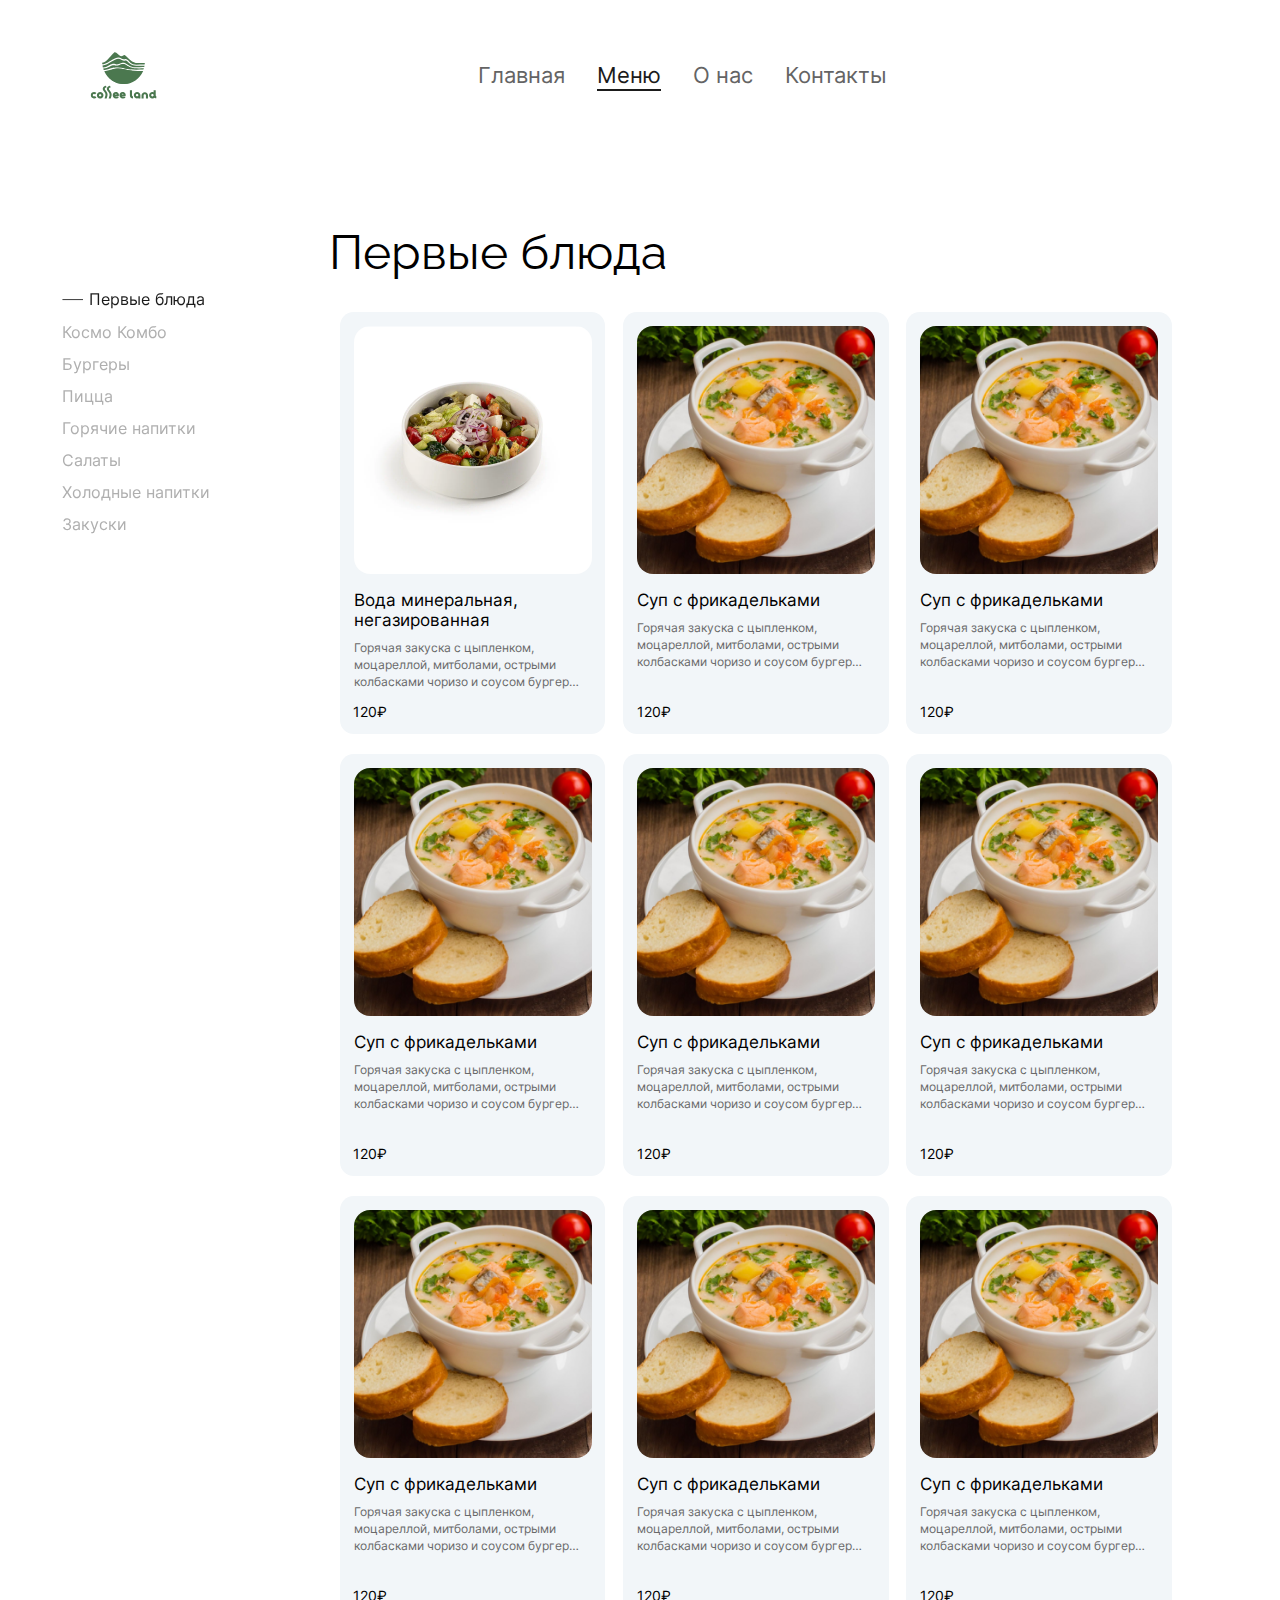
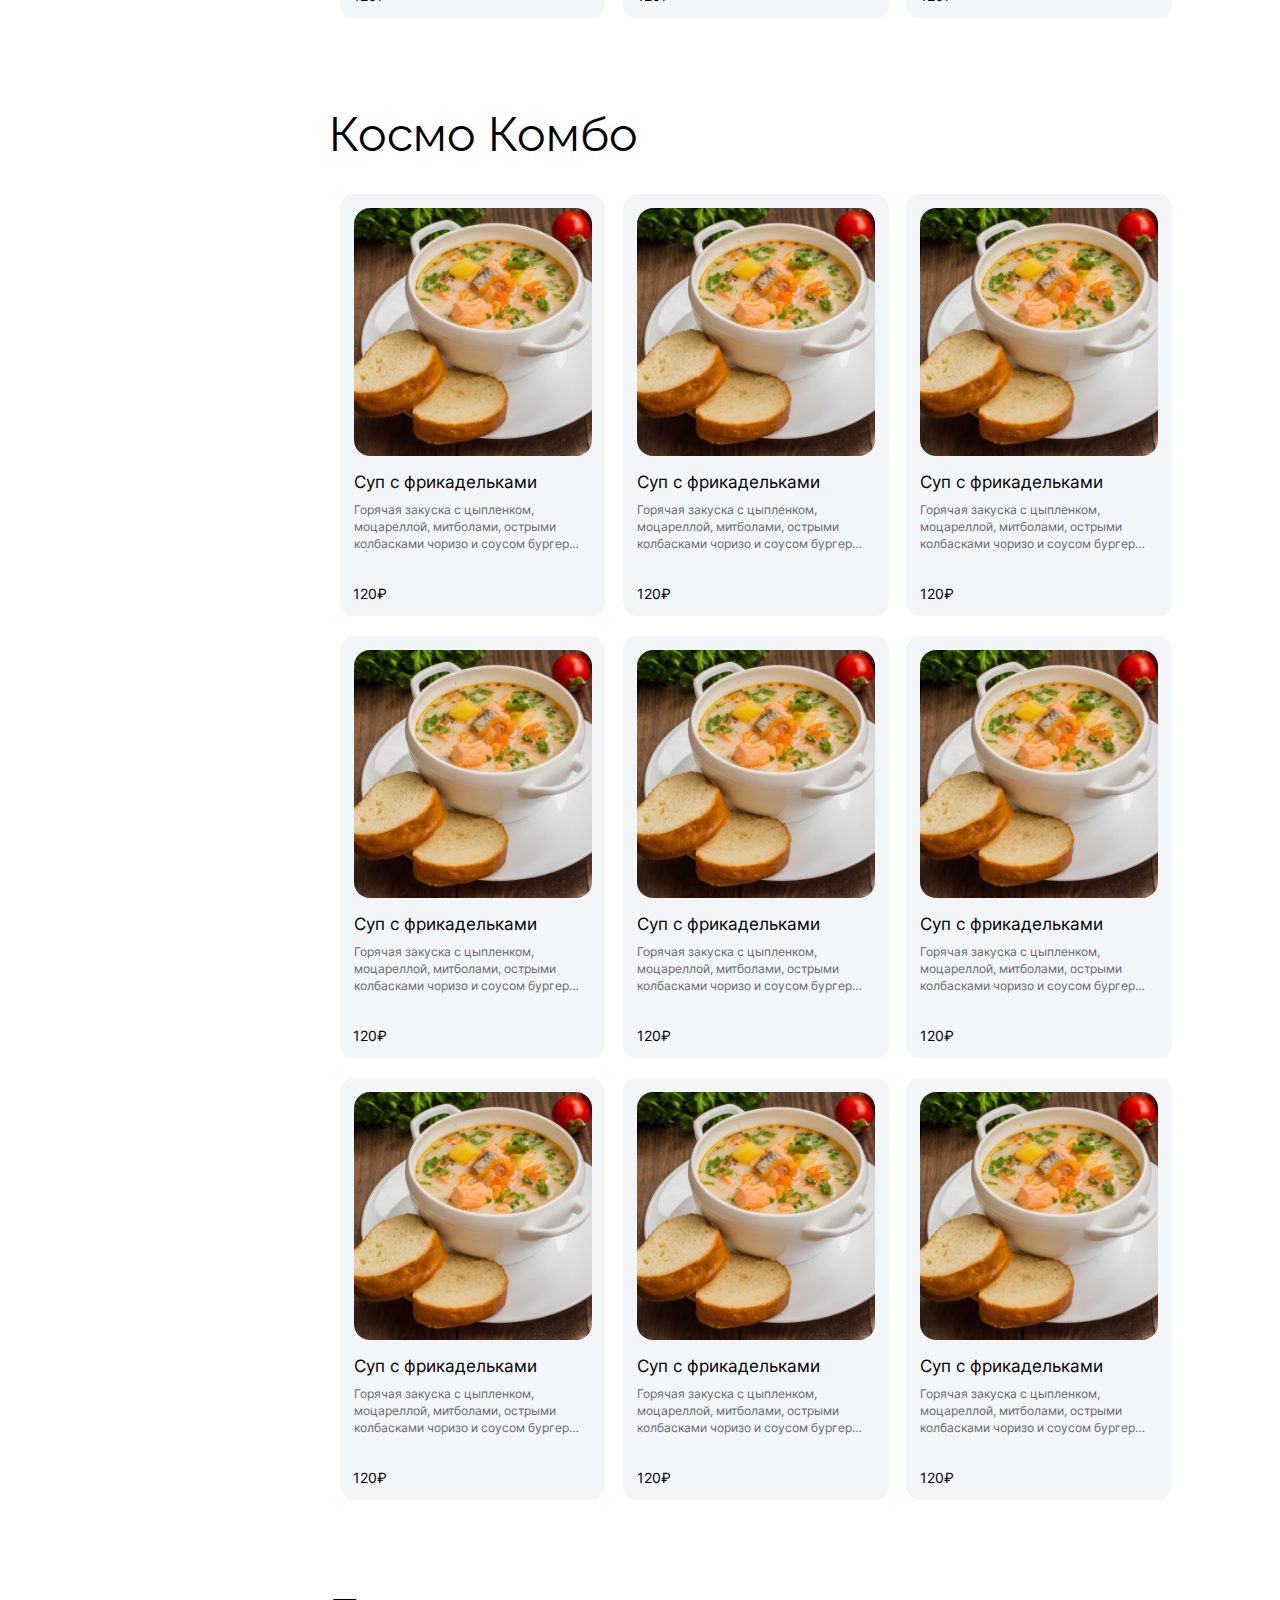
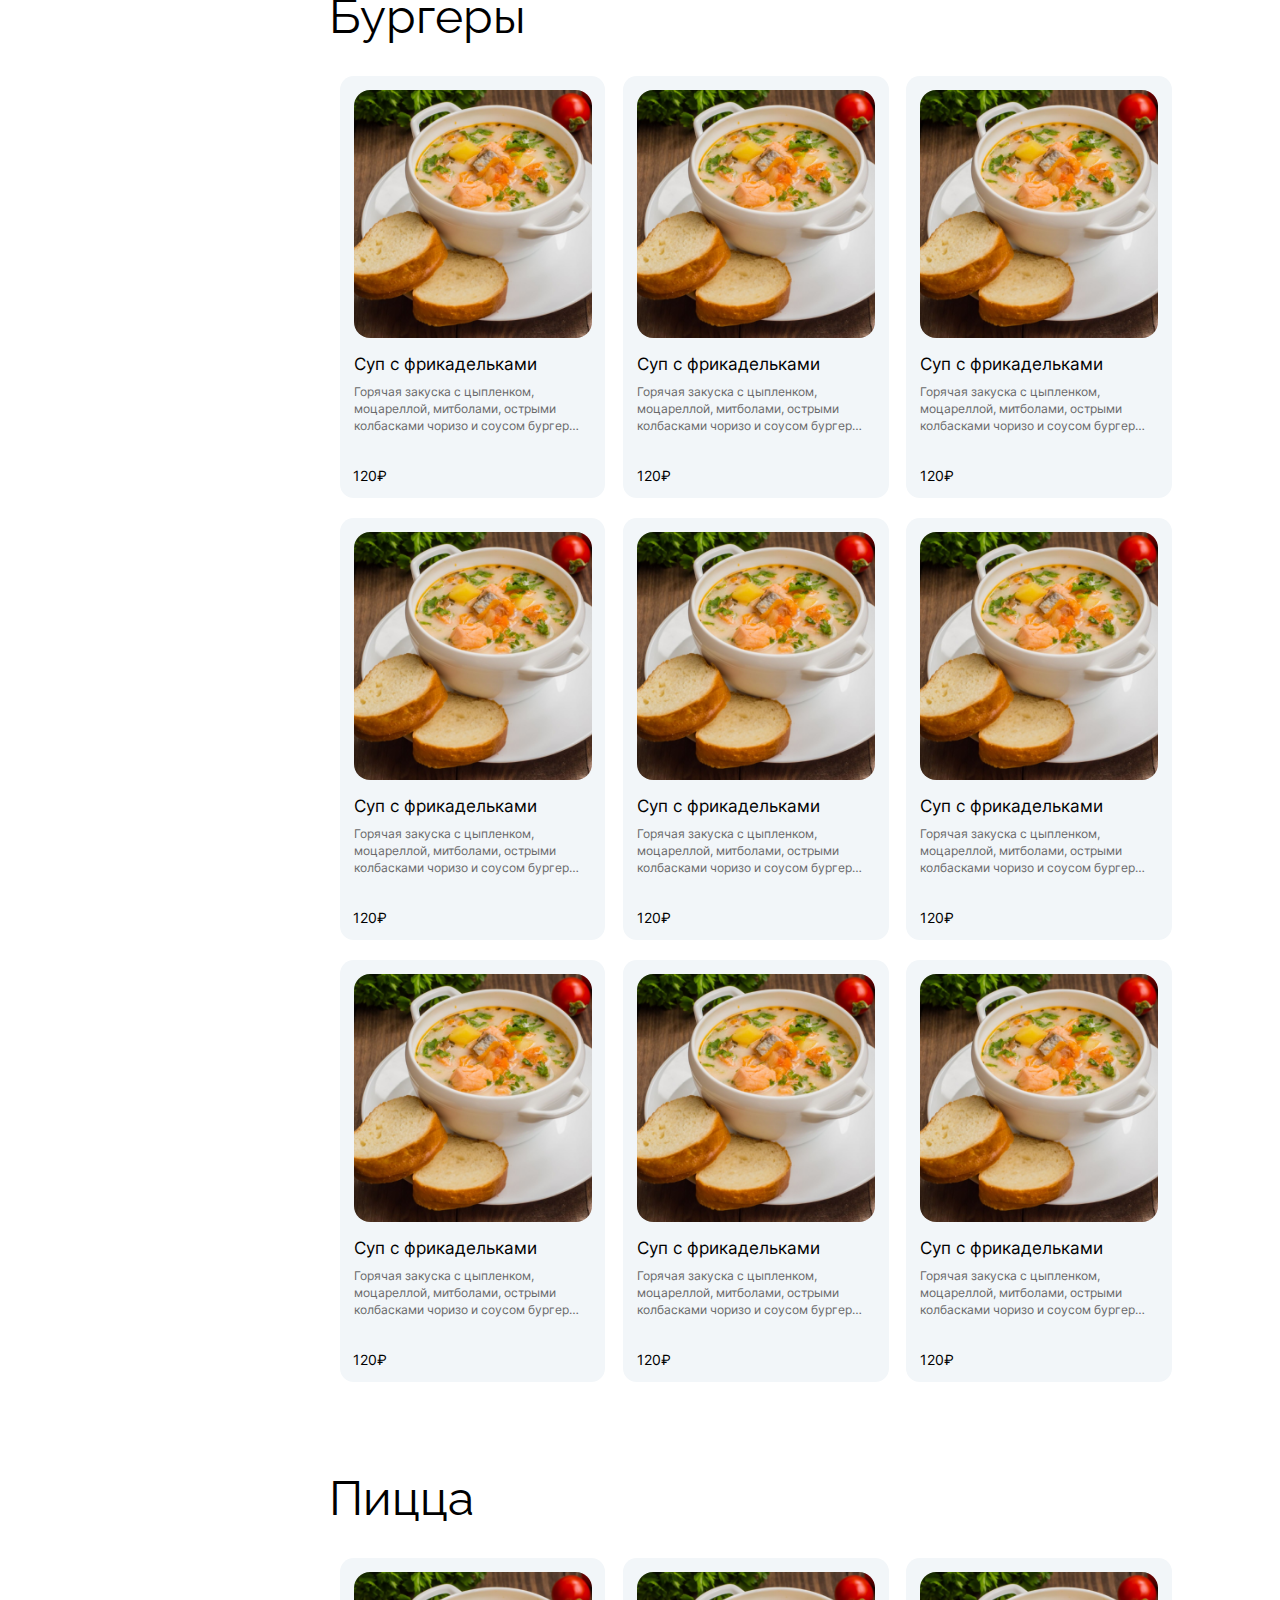
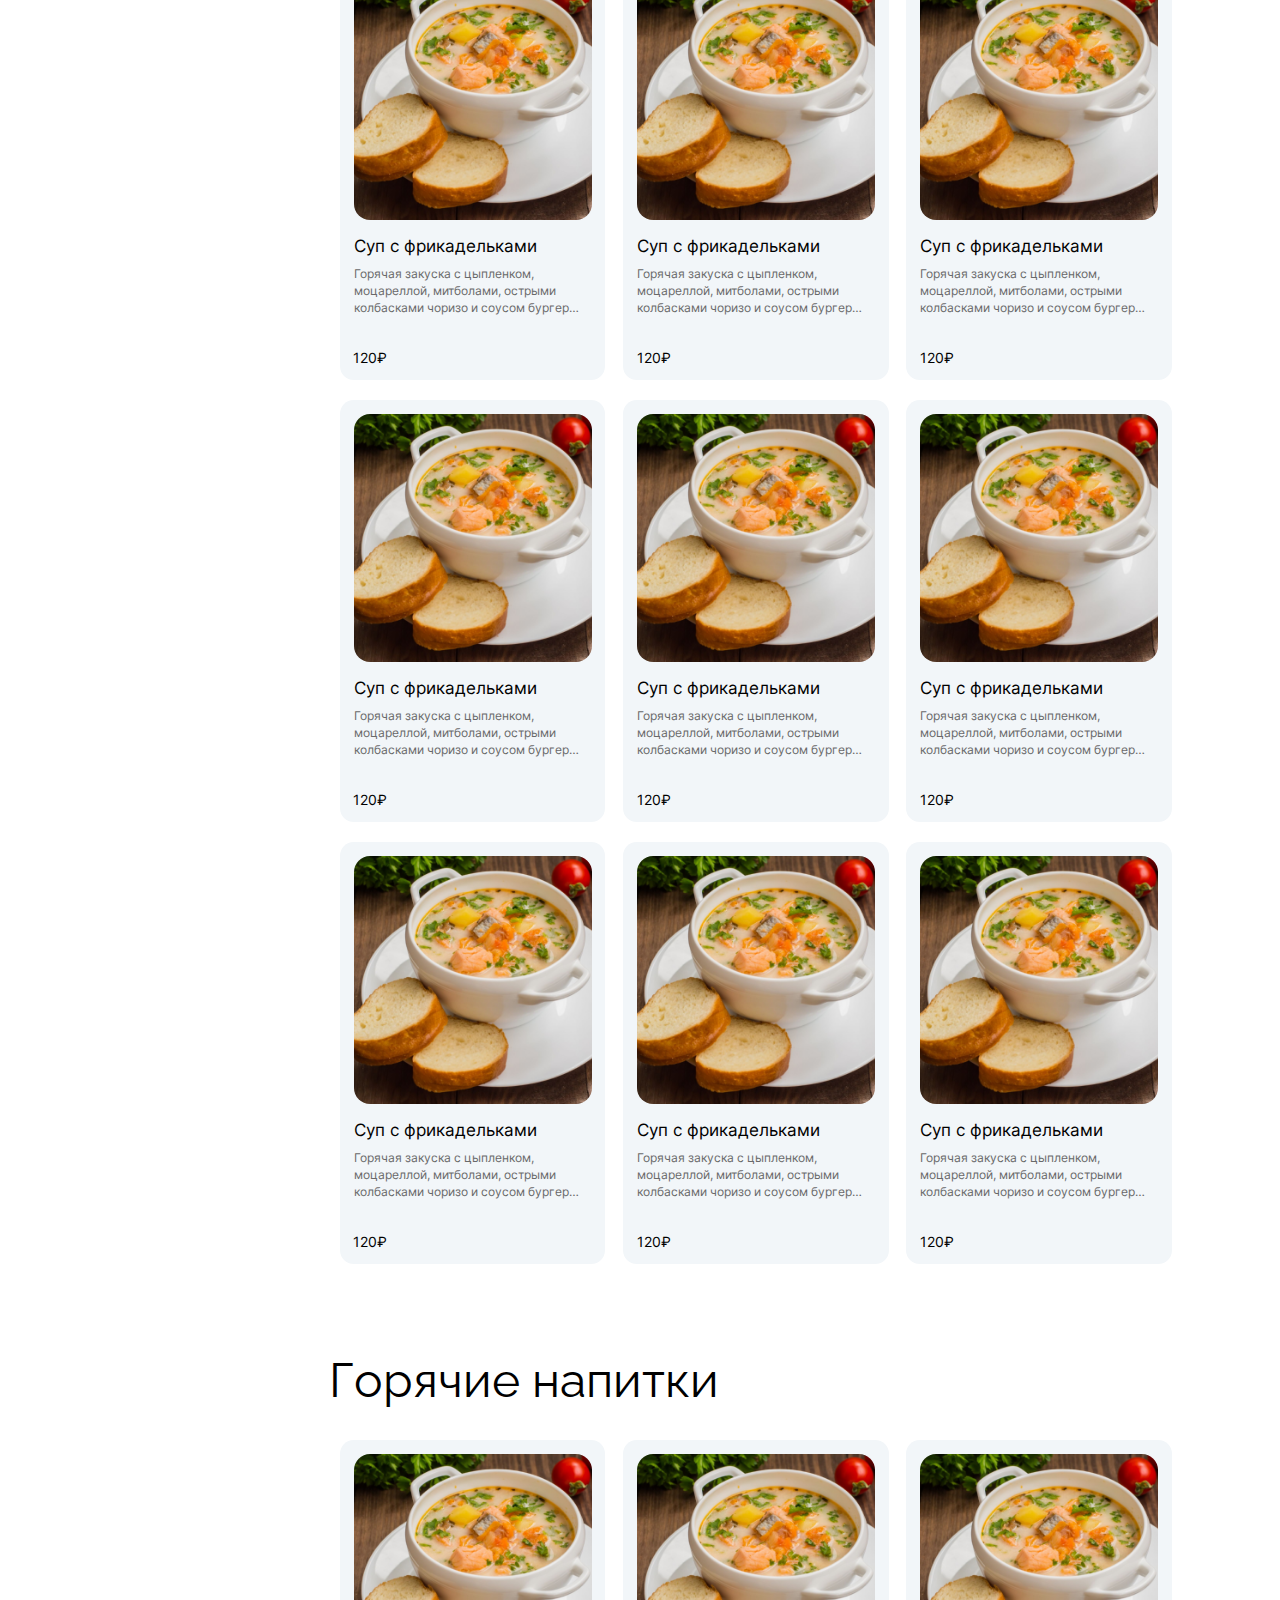
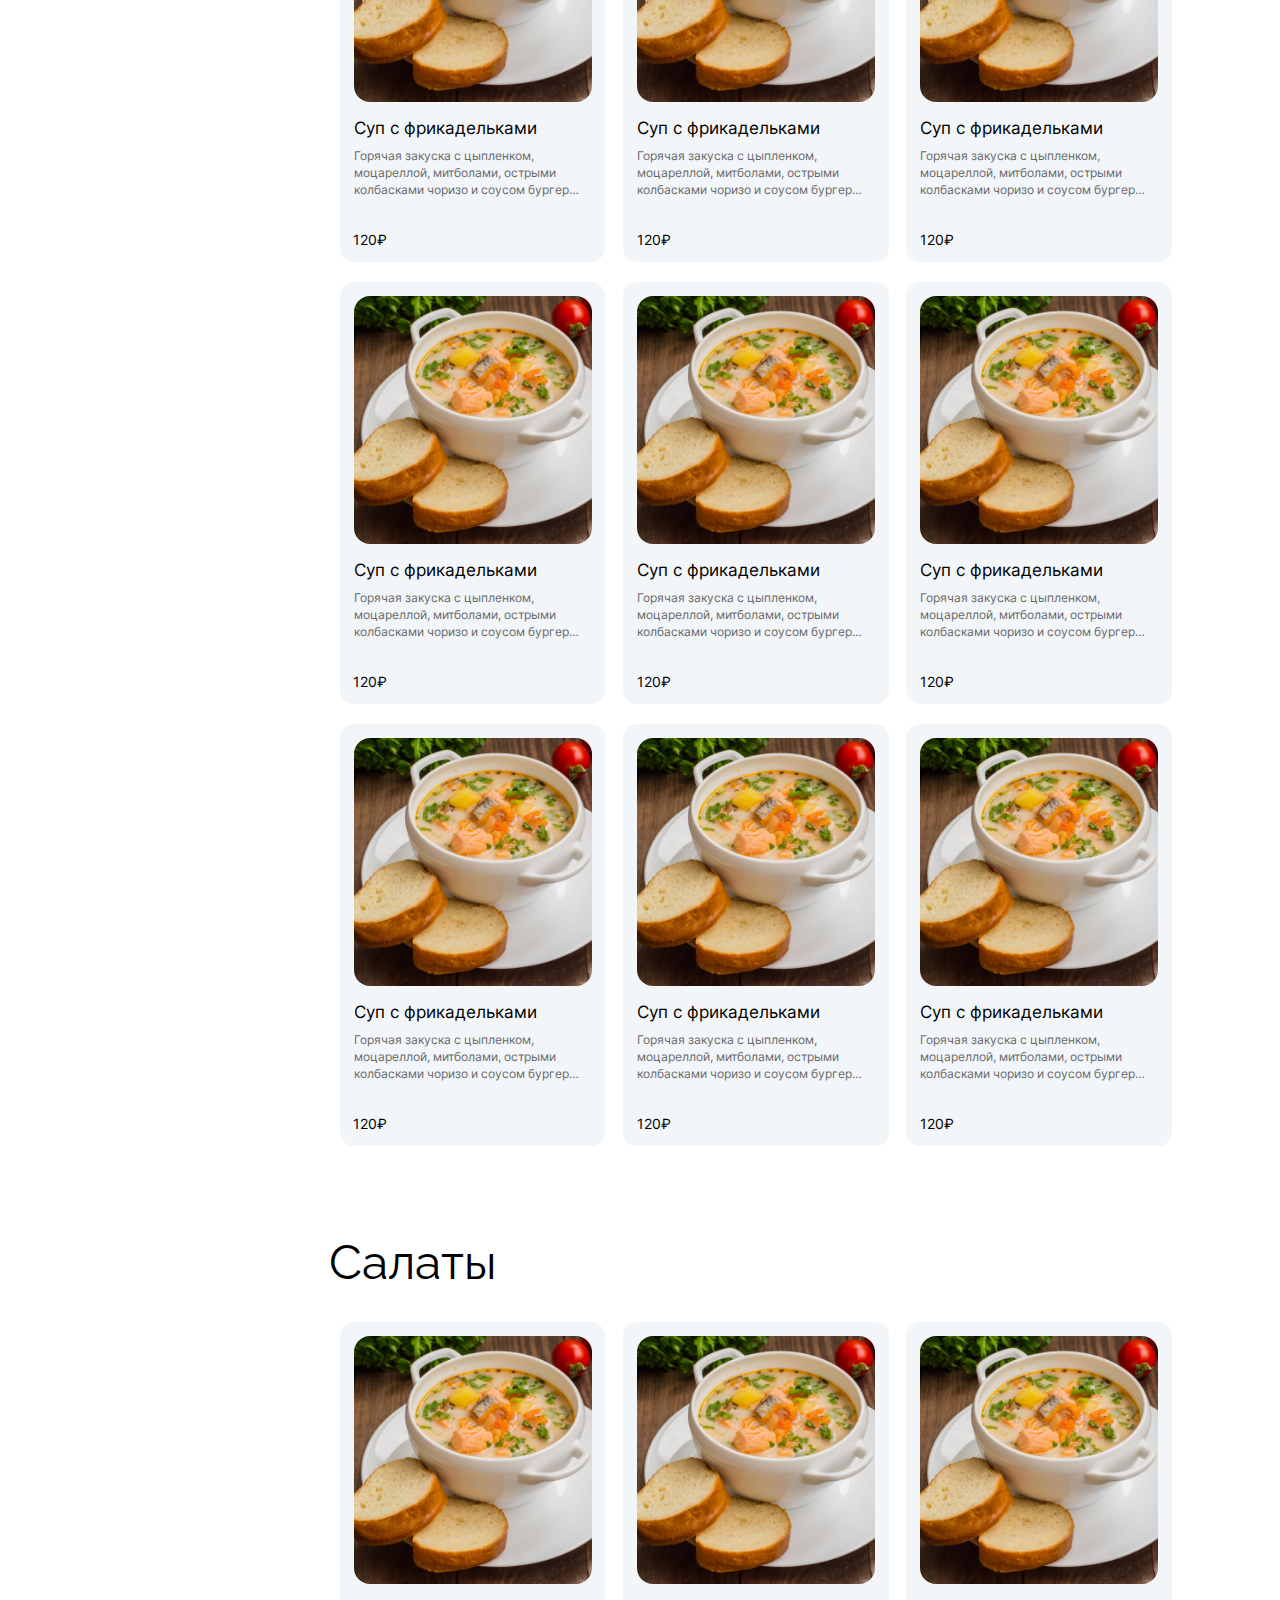
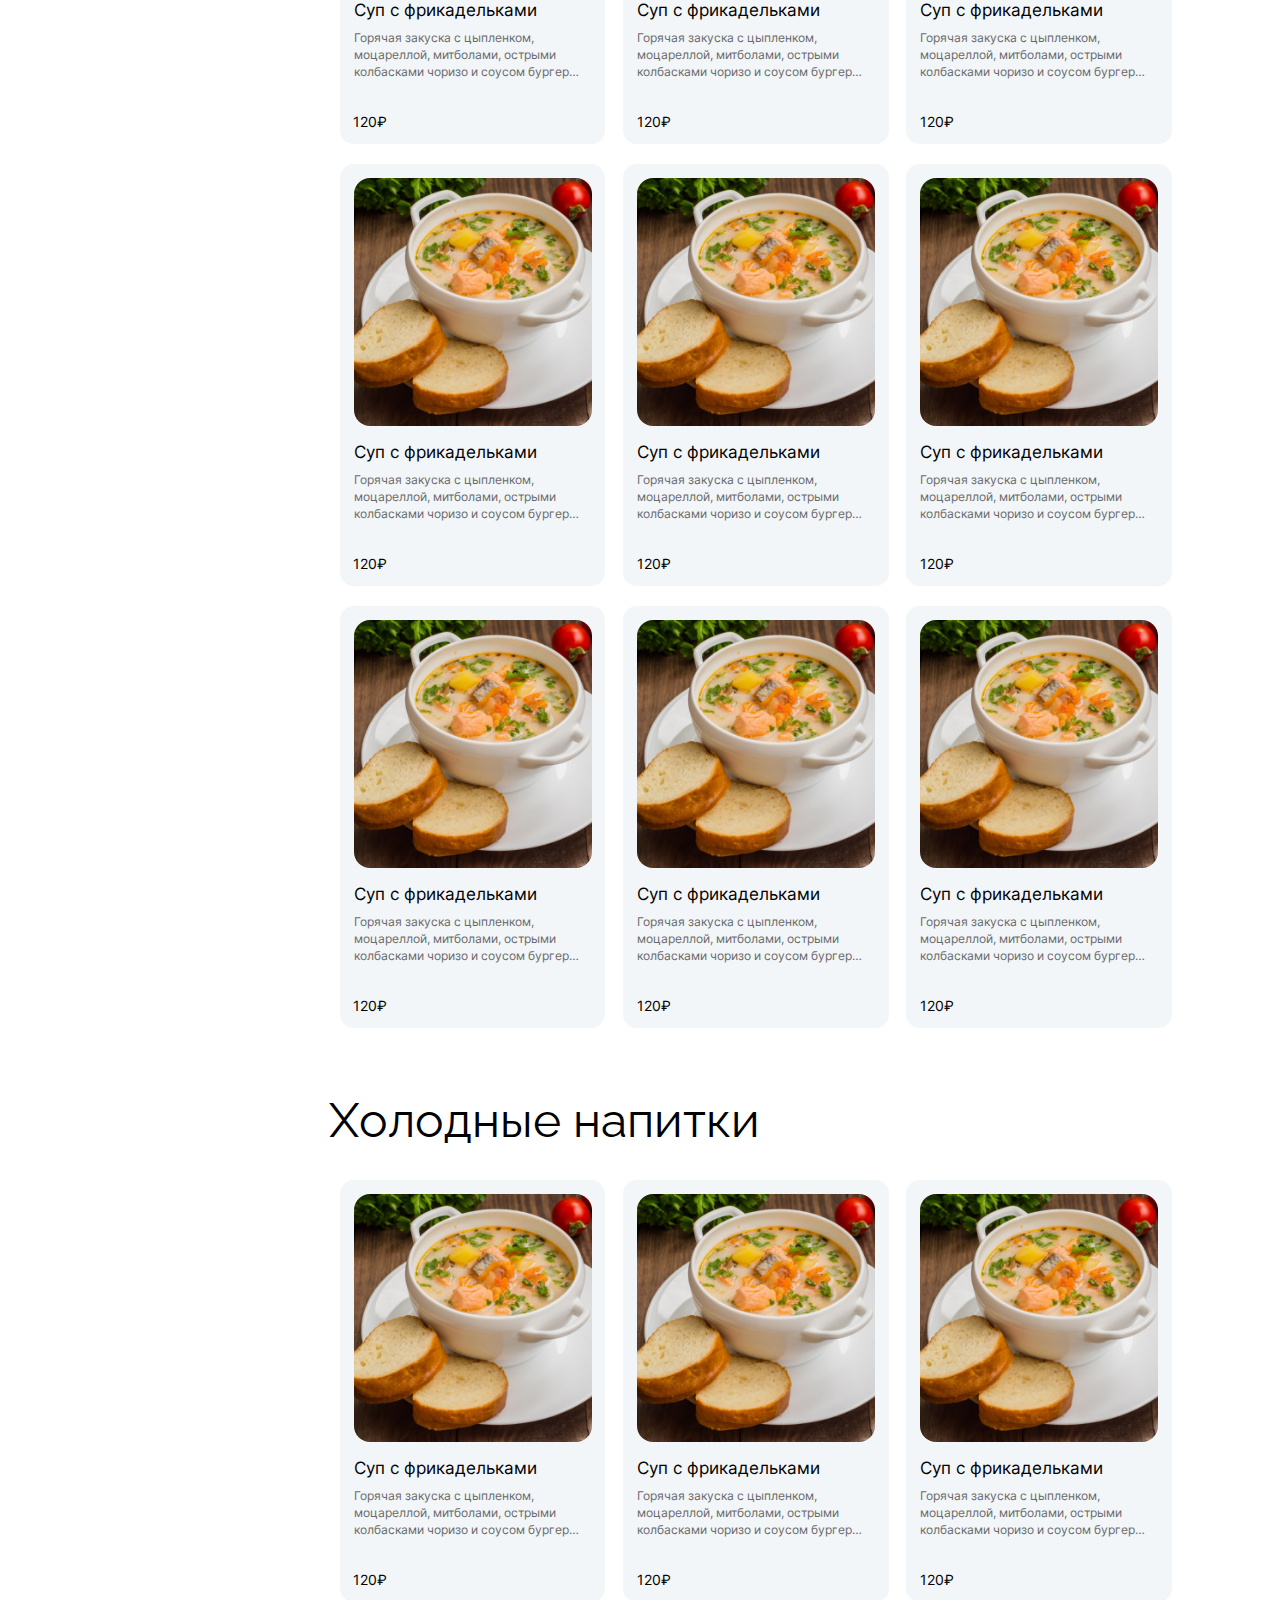
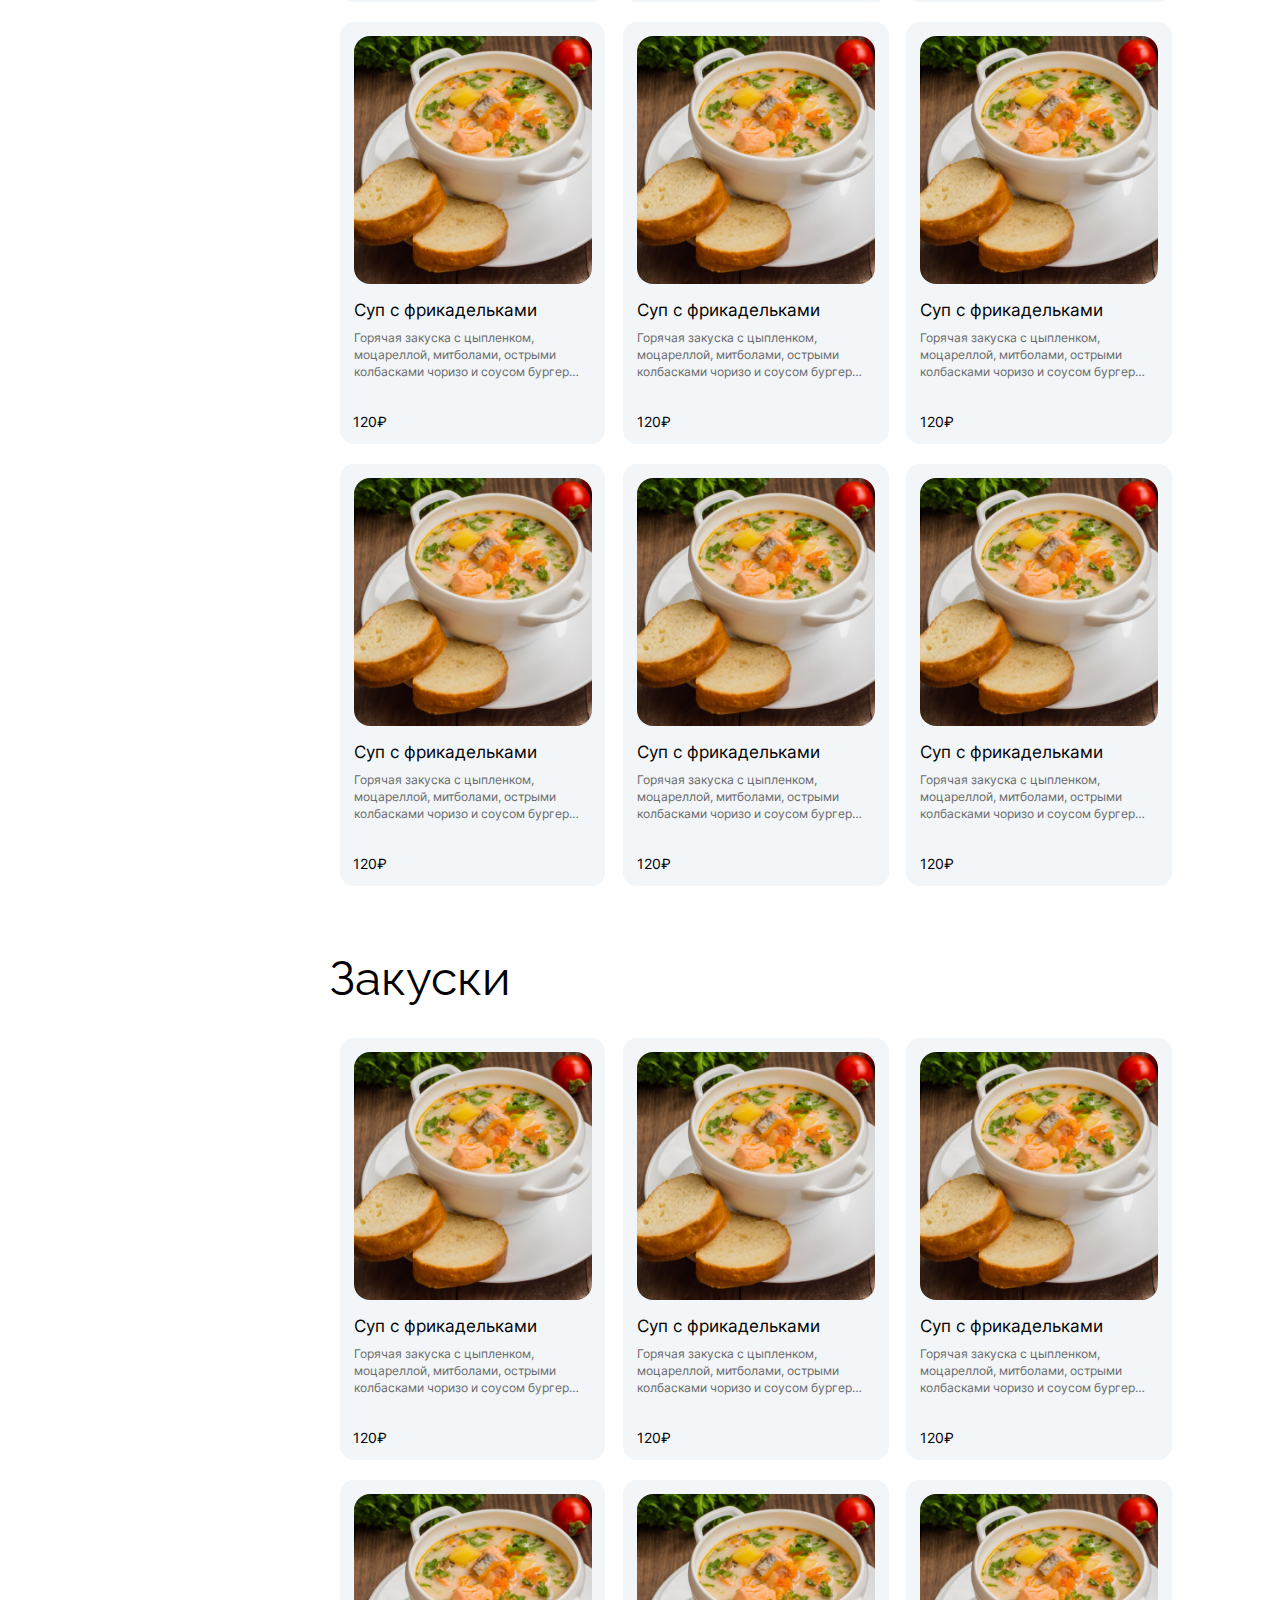
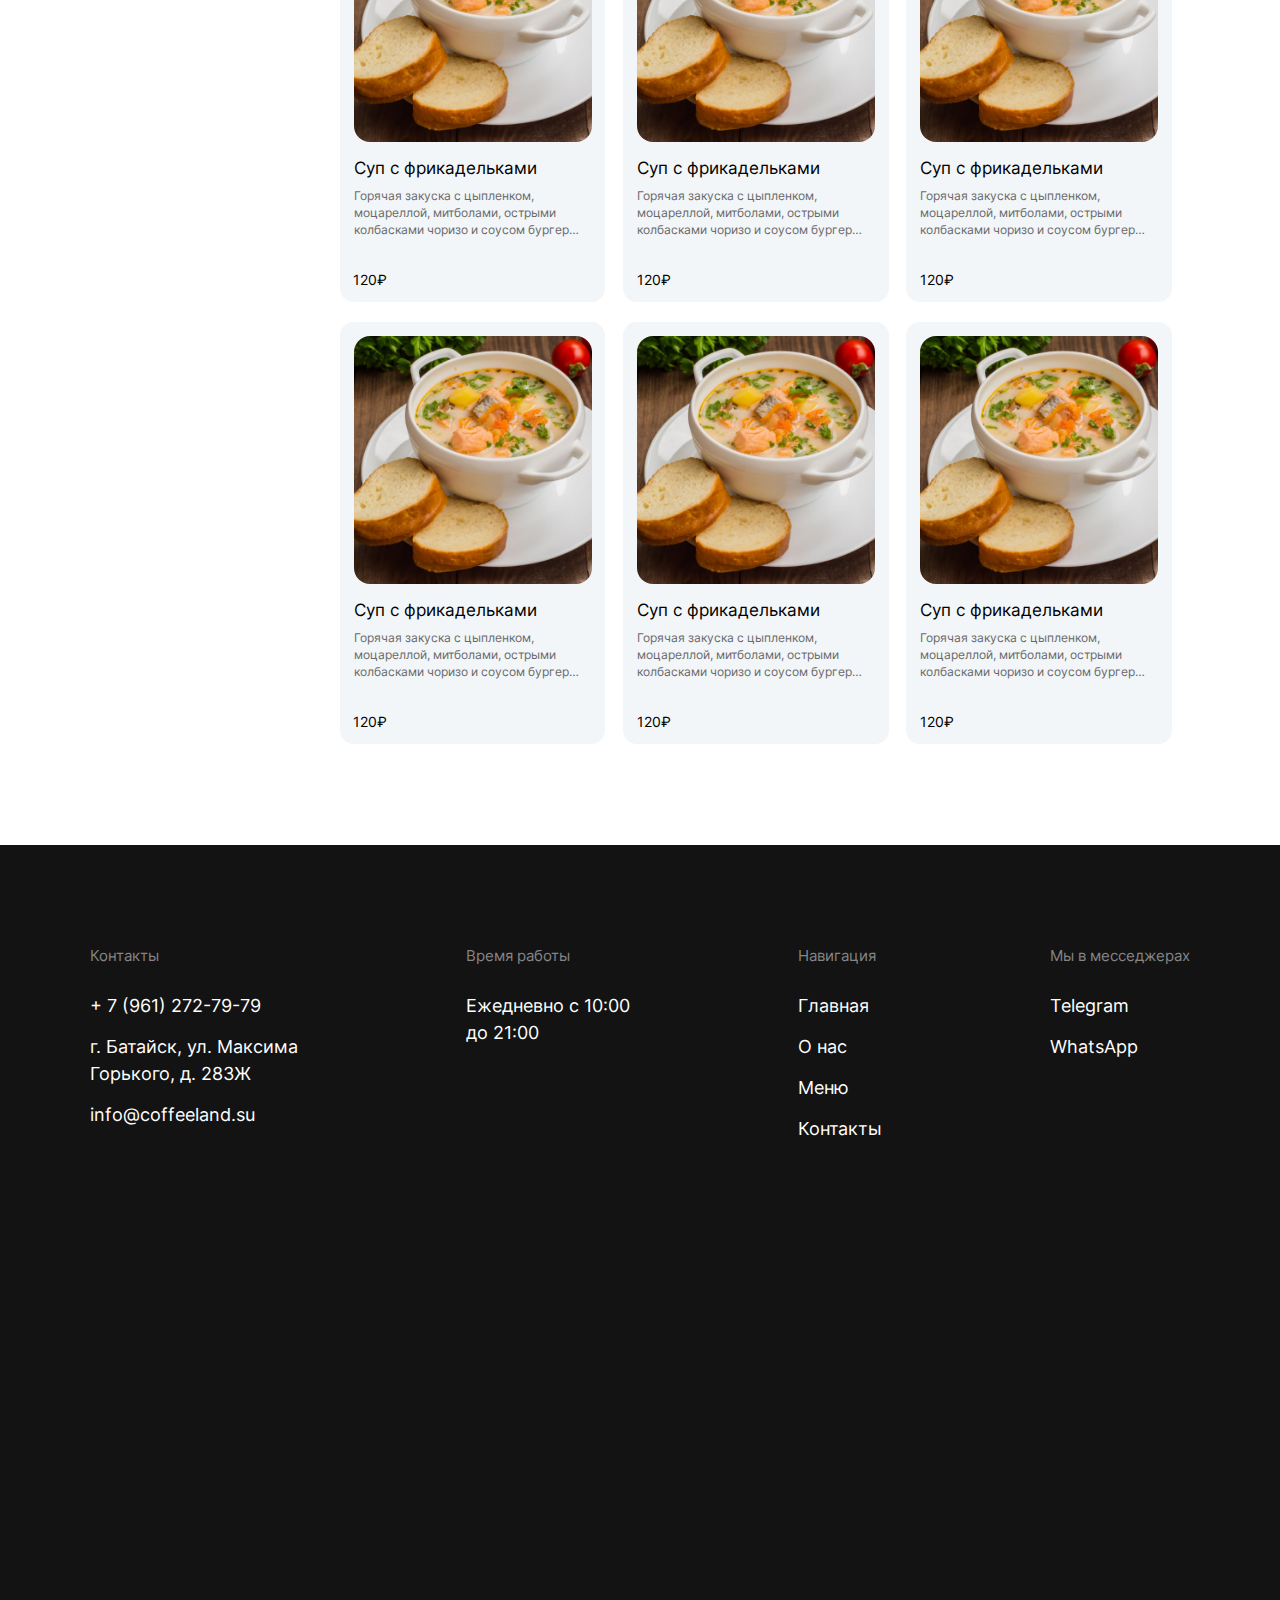
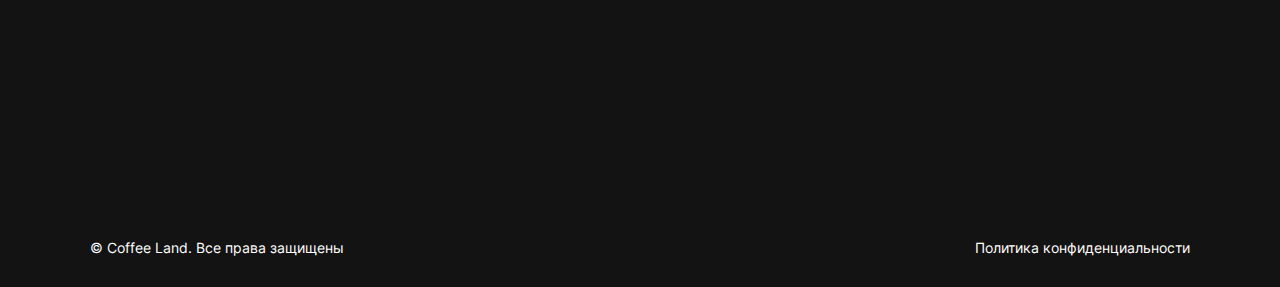
<file: catalog.html>
<!DOCTYPE html>
<html lang="ru">

<head>
    <meta charset="UTF-8">
    <meta name="viewport" content="width=device-width, initial-scale=1.0">

    <link rel="stylesheet" href="css\reset.css">
    <link rel="stylesheet" href="css\swiper-bundle.css">
    <link rel="stylesheet" href="css\style.css">
    <link rel="stylesheet" href="css\adaptive.css">


    <script defer src="js\swiper-bundle.js"></script>
    <script defer src="js\swiper.js"></script>
    <script defer src="js\tabs.js"></script>
    <script defer src="js\burger.js"></script>
    <!-- <script defer src="js\pop-up.js"></script> -->
    <script defer src="js\catalog.js"></script>
    <script defer src="js\catalog-popup.js"></script>
    <script defer src="js\scroll.js"></script>



    <title>CoffeLand</title>
</head>

<body>
    <div class="wrapper">
        <header class="header header__page">
            <div class="container">
                <div class="header__inner">
                    <div class="header__content-box">
                        <div class="header__logo" id="logo">
                            <!-- <a class="header__logo-link" href="##"> -->
                            <!-- </a> -->
                            <a href="index.html"><img class="header__logo-img" src="img\logo\logo.svg" alt=""></a>
                        </div>
                        <nav class="header__menu menu">
                            <div class="closeMenu" onclick="toggleMenu()">
                                <img src="img\icon-close.svg" alt="">
                            </div>
                            <ul class="menu__list">
                                <li class="menu__list-item "><a href="index.html" class="menu__list-link ">Главная</a>
                                </li>
                                <li class="menu__list-item active-line"><a href="catalog.html"
                                        class="menu__list-link   link-active">Меню</a></li>
                                <li class="menu__list-item"><a href="index.html#top__text" class="menu__list-link  ">О
                                        нас</a></li>
                                <li class="menu__list-item"><a href="index.html#list-title"
                                        class="menu__list-link">Контакты</a>
                                </li>
                                <div class="social__header">
                                    <p class="social__title-header">Мы в месседжерах</p>
                                    <div class="social__header-text-box">
                                        <a class="telegramm__header" href="">Telegram</a>
                                        <a class="ws__header" href="">WhatsApp</a>
                                    </div>
                                </div>
                            </ul>
                        </nav>
                        <div class="menuToggle" onclick="toggleMenu()">
                            <div class="bar"></div>
                            <div class="bar"></div>
                        </div>
                        <div class="overlay"></div>

                    </div>
                </div>
            </div>
        </header>

        <main class="main">
            <section class="first" id="first">
                <div class="container first-conat">

                    <div class="content__box">
                        <div class="first__menu-box" id="first__menu-box">
                            <div class="first__menu">
                                <a href="#first" class="menu-item active" data-id="0">Первые блюда</a>
                                <a href="#cosmo" class="menu-item" data-id="1">Космо Комбо</a>
                                <a href="#burgers" class="menu-item" data-id="2">Бургеры</a>
                                <a href="#pizza" class="menu-item" data-id="3">Пицца</a>
                                <a href="#hotdrinks" class="menu-item" data-id="4">Горячие напитки</a>
                                <a href="#salads" class="menu-item " data-id="5">Салаты</a>
                                <a href="#Colddrinks" class="menu-item " data-id="6">Холодные напитки</a>
                                <a href="#snacks" class="menu-item" data-id="7">Закуски</a>
                            </div>
                        </div>

                        <div id="popup-catalog1" class="popup popup-block">
                            <div class="bgcolor" id="bgcolor"></div>
                            <div class="popup-content popup__content-box ">
                                <button id="close-popup" class="close-button  close-popup"><img
                                        src="img\photo-cards\aaaaaaaaarrrrrr.svg" alt=""></button>
                                <div class="pop-up__card-box  product">
                                    <div class="product__card-img">
                                        <!-- <picture>
                                            <source srcset="img\photoCardProduct\imageBold.png"
                                                media="(min-width: 1024px)">
                                            <img src="img\photoCardProduct\image 65.png" alt="">
                                        </picture> -->

                                        <img class="product__card-img-img" src="img\photo-cards\image 65.png" alt="">
                                    </div>
                                    <div class="product__text-box">
                                        <div class="product__text">
                                            <h2 class="product__title">Маргарита</h2>
                                            <span class="product__size">35 см, традиционное тесто, 630 г</span>
                                            <p class="product__compound">Увеличенная порция моцареллы, томаты ,
                                                итальянские
                                                травы , фирменный томатный соус</p>
                                        </div>
                                        <div class="product__calories-box">
                                            <h2 class="calories__title">Пищевая ценность на 100 грамм</h2>
                                            <div class="calories__card-box">
                                                <div class="calories__card">
                                                    <span class="calories__num">117</span>
                                                    <span class="calories__name">Белки</span>
                                                </div>
                                                <div class="calories__card">
                                                    <span class="calories__num">117</span>
                                                    <span class="calories__name">Углеводы</span>
                                                </div>
                                                <div class="calories__card">
                                                    <span class="calories__num">117</span>
                                                    <span class="calories__name">Жиры</span>
                                                </div>
                                                <div class="calories__card">
                                                    <span class="calories__num">117</span>
                                                    <span class="calories__name">Ккал</span>
                                                </div>
                                            </div>
                                        </div>
                                        <div class="product__price">
                                            <span class="price__text">760 ₽</span>
                                        </div>
                                    </div>
                                </div>

                            </div>
                        </div>
                        <div id="popup-catalog2" class="popup popup-block">
                            <div class="bgcolor" id="bgcolor"></div>
                            <div class="popup-content popup__content-box ">
                                <button id="close-popup" class="close-button  close-popup"><img
                                        src="img\photo-cards\aaaaaaaaarrrrrr.svg" alt=""></button>
                                <div class="pop-up__card-box  product">

                                    <div class="product__card-img">
                                        <!-- <picture>
                                            <source srcset="img\photoCardProduct\imageBold.png"
                                                media="(min-width: 1024px)">
                                            <img src="img\photoCardProduct\image 65.png" alt="">
                                        </picture> -->

                                    </div>


                                    <div class="product__text-box">
                                        <div class="product__text">
                                            <h2 class="product__title">Маргарита</h2>
                                            <span class="product__size">35 см, традиционное тесто, 630 г</span>
                                            <p class="product__compound">Увеличенная порция моцареллы, томаты ,
                                                итальянские
                                                травы , фирменный томатный соус</p>
                                        </div>
                                        <div class="product__calories-box">
                                            <h2 class="calories__title">Пищевая ценность на 100 грамм</h2>
                                            <div class="calories__card-box">
                                                <div class="calories__card">
                                                    <span class="calories__num">117</span>
                                                    <span class="calories__name">Белки</span>
                                                </div>
                                                <div class="calories__card">
                                                    <span class="calories__num">117</span>
                                                    <span class="calories__name">Углеводы</span>
                                                </div>
                                                <div class="calories__card">
                                                    <span class="calories__num">117</span>
                                                    <span class="calories__name">Жиры</span>
                                                </div>
                                                <div class="calories__card">
                                                    <span class="calories__num">117</span>
                                                    <span class="calories__name">Ккал</span>
                                                </div>
                                            </div>
                                        </div>
                                        <div class="product__price">
                                            <span class="price__text">760 ₽</span>
                                        </div>
                                    </div>
                                </div>

                            </div>
                        </div>


                        <div class="first__product-box catalog__product" id="first">
                            <div class="first__title-box">
                                <h1 class="first__title">Меню</h1>
                            </div>
                            <div class="first__product-title   visible-scroll">
                                <h2 class="first__title-text">Первые блюда</h2>
                            </div>
                            <div class="swiper first__swiper">
                                <div class="swiper-wrapper first__wrapper-slide">
                                    <div class="swiper-slide first__card">
                                        <div class="cards__box first__card-box">
                                            <bottom class="card__btn open-popup " data-modal="popup-catalog1"
                                                id="open-popup">
                                            </bottom>
                                            <div class="cards__img-box first__img-box ">
                                                <img src="img\photo-cards\Rectangle 50.png" alt=""
                                                    class="cards__photo first__img">
                                            </div>
                                            <div class="cards__text">
                                                <h2 class="cards__title">Вода минеральная, негазированная</h2>
                                                <p class="cards__subtitle">Горячая закуска с цыпленком,
                                                    моцареллой, митболами, острыми колбасками чоризо и
                                                    соусом бургер <br>в тонкой пшеничной лепешке</p>
                                                <span class="cards__price">120₽</span>
                                            </div>
                                        </div>
                                    </div>
                                    <div class="swiper-slide first__card">

                                        <div class="cards__box first__card-box">
                                            <!-- <bottom class="card__btn open-popup" data-path="first1" id="open-popup">
                                            </bottom> -->

                                            <bottom class="card__btn open-popup" data-modal="popup-catalog2"
                                                id="open-popup">
                                            </bottom>
                                            <div class="cards__img-box">
                                                <img src="img\photo-cards\1.png" alt="" class="cards__photo">
                                            </div>
                                            <div class="cards__text">
                                                <h2 class="cards__title">Суп с фрикадельками</h2>
                                                <p class="cards__subtitle">Горячая закуска с цыпленком,
                                                    моцареллой, митболами, острыми колбасками чоризо и
                                                    соусом бургер <br>в тонкой пшеничной лепешке</p>
                                                <span class="cards__price">120₽</span>
                                            </div>
                                        </div>
                                    </div>
                                    <div class="swiper-slide first__card">
                                        <div class="cards__box first__card-box">
                                            <bottom class="card__btn" id="open-popup">
                                            </bottom>
                                            <div class="cards__img-box">
                                                <img src="img\photo-cards\1.png" alt="" class="cards__photo">
                                            </div>
                                            <div class="cards__text">
                                                <h2 class="cards__title">Суп с фрикадельками</h2>
                                                <p class="cards__subtitle">Горячая закуска с цыпленком,
                                                    моцареллой, митболами, острыми колбасками чоризо и
                                                    соусом бургер <br>в тонкой пшеничной лепешке</p>
                                                <span class="cards__price">120₽</span>
                                            </div>
                                        </div>
                                    </div>
                                    <div class="swiper-slide first__card">
                                        <div class="cards__box first__card-box">
                                            <bottom class="card__btn" id="open-popup">
                                            </bottom>
                                            <div class="cards__img-box">
                                                <img src="img\photo-cards\1.png" alt="" class="cards__photo">
                                            </div>
                                            <div class="cards__text">
                                                <h2 class="cards__title">Суп с фрикадельками</h2>
                                                <p class="cards__subtitle">Горячая закуска с цыпленком,
                                                    моцареллой, митболами, острыми колбасками чоризо и
                                                    соусом бургер <br>в тонкой пшеничной лепешке</p>
                                                <span class="cards__price">120₽</span>
                                            </div>
                                        </div>
                                    </div>
                                    <div class="swiper-slide first__card">
                                        <div class="cards__box first__card-box">
                                            <bottom class="card__btn" id="open-popup">
                                            </bottom>
                                            <div class="cards__img-box">
                                                <img src="img\photo-cards\1.png" alt="" class="cards__photo">
                                            </div>
                                            <div class="cards__text">
                                                <h2 class="cards__title">Суп с фрикадельками</h2>
                                                <p class="cards__subtitle">Горячая закуска с цыпленком,
                                                    моцареллой, митболами, острыми колбасками чоризо и
                                                    соусом бургер <br>в тонкой пшеничной лепешке</p>
                                                <span class="cards__price">120₽</span>
                                            </div>
                                        </div>
                                    </div>
                                    <div class="swiper-slide first__card">
                                        <div class="cards__box first__card-box">
                                            <bottom class="card__btn" id="open-popup">
                                            </bottom>
                                            <div class="cards__img-box">
                                                <img src="img\photo-cards\1.png" alt="" class="cards__photo">
                                            </div>
                                            <div class="cards__text">
                                                <h2 class="cards__title">Суп с фрикадельками</h2>
                                                <p class="cards__subtitle">Горячая закуска с цыпленком,
                                                    моцареллой, митболами, острыми колбасками чоризо и
                                                    соусом бургер <br>в тонкой пшеничной лепешке</p>
                                                <span class="cards__price">120₽</span>
                                            </div>
                                        </div>
                                    </div>
                                    <div class="swiper-slide first__card">
                                        <div class="cards__box first__card-box">
                                            <bottom class="card__btn" id="open-popup">
                                            </bottom>
                                            <div class="cards__img-box">
                                                <img src="img\photo-cards\1.png" alt="" class="cards__photo">
                                            </div>
                                            <div class="cards__text">
                                                <h2 class="cards__title">Суп с фрикадельками</h2>
                                                <p class="cards__subtitle">Горячая закуска с цыпленком,
                                                    моцареллой, митболами, острыми колбасками чоризо и
                                                    соусом бургер <br>в тонкой пшеничной лепешке</p>
                                                <span class="cards__price">120₽</span>
                                            </div>
                                        </div>
                                    </div>
                                    <div class="swiper-slide first__card">
                                        <div class="cards__box first__card-box">
                                            <bottom class="card__btn" id="open-popup">
                                            </bottom>
                                            <div class="cards__img-box">
                                                <img src="img\photo-cards\1.png" alt="" class="cards__photo">
                                            </div>
                                            <div class="cards__text">
                                                <h2 class="cards__title">Суп с фрикадельками</h2>
                                                <p class="cards__subtitle">Горячая закуска с цыпленком,
                                                    моцареллой, митболами, острыми колбасками чоризо и
                                                    соусом бургер <br>в тонкой пшеничной лепешке</p>
                                                <span class="cards__price">120₽</span>
                                            </div>
                                        </div>
                                    </div>
                                    <div class="swiper-slide first__card">
                                        <div class="cards__box first__card-box">
                                            <bottom class="card__btn" id="open-popup">
                                            </bottom>
                                            <div class="cards__img-box">
                                                <img src="img\photo-cards\1.png" alt="" class="cards__photo">
                                            </div>
                                            <div class="cards__text">
                                                <h2 class="cards__title">Суп с фрикадельками</h2>
                                                <p class="cards__subtitle">Горячая закуска с цыпленком,
                                                    моцареллой, митболами, острыми колбасками чоризо и
                                                    соусом бургер <br>в тонкой пшеничной лепешке</p>
                                                <span class="cards__price">120₽</span>
                                            </div>
                                        </div>
                                    </div>
                                </div>
                                <!-- <div class="first__pog">
                                    <div class="swiper-button-next"></div>
                                    <div class="swiper-button-prev"></div>
                                </div> -->
                            </div>


                        </div>
                    </div>
                </div>
            </section>


            <section class="cosmo" id="cosmo">
                <div class="container">
                    <div class="cosmo__content-box catalog__product">
                        <h2 class="cosmo__title  visible-scroll">
                            Космо Комбо
                        </h2>
                        <div class="swiper cosmo__swiper">
                            <div class="swiper-wrapper first__wrapper-slide">
                                <div class="swiper-slide first__card">
                                    <div class="cards__box first__card-box">
                                        <bottom class="card__btn" id="open-popup">
                                        </bottom>
                                        <div class="cards__img-box">
                                            <img src="img\photo-cards\1.png" alt="" class="cards__photo">
                                        </div>
                                        <div class="cards__text">
                                            <h2 class="cards__title">Суп с фрикадельками</h2>
                                            <p class="cards__subtitle">Горячая закуска с цыпленком,
                                                моцареллой, митболами, острыми колбасками чоризо и
                                                соусом бургер <br>в тонкой пшеничной лепешке</p>
                                            <span class="cards__price">120₽</span>
                                        </div>
                                    </div>
                                </div>
                                <div class="swiper-slide first__card">
                                    <div class="cards__box first__card-box">
                                        <bottom class="card__btn" id="open-popup">
                                        </bottom>
                                        <div class="cards__img-box">
                                            <img src="img\photo-cards\1.png" alt="" class="cards__photo">
                                        </div>
                                        <div class="cards__text">
                                            <h2 class="cards__title">Суп с фрикадельками</h2>
                                            <p class="cards__subtitle">Горячая закуска с цыпленком,
                                                моцареллой, митболами, острыми колбасками чоризо и
                                                соусом бургер <br>в тонкой пшеничной лепешке</p>
                                            <span class="cards__price">120₽</span>
                                        </div>
                                    </div>
                                </div>
                                <div class="swiper-slide first__card">
                                    <div class="cards__box first__card-box">
                                        <bottom class="card__btn" id="open-popup">
                                        </bottom>
                                        <div class="cards__img-box">
                                            <img src="img\photo-cards\1.png" alt="" class="cards__photo">
                                        </div>
                                        <div class="cards__text">
                                            <h2 class="cards__title">Суп с фрикадельками</h2>
                                            <p class="cards__subtitle">Горячая закуска с цыпленком,
                                                моцареллой, митболами, острыми колбасками чоризо и
                                                соусом бургер <br>в тонкой пшеничной лепешке</p>
                                            <span class="cards__price">120₽</span>
                                        </div>
                                    </div>
                                </div>
                                <div class="swiper-slide first__card">
                                    <div class="cards__box first__card-box">
                                        <bottom class="card__btn" id="open-popup">
                                        </bottom>
                                        <div class="cards__img-box">
                                            <img src="img\photo-cards\1.png" alt="" class="cards__photo">
                                        </div>
                                        <div class="cards__text">
                                            <h2 class="cards__title">Суп с фрикадельками</h2>
                                            <p class="cards__subtitle">Горячая закуска с цыпленком,
                                                моцареллой, митболами, острыми колбасками чоризо и
                                                соусом бургер <br>в тонкой пшеничной лепешке</p>
                                            <span class="cards__price">120₽</span>
                                        </div>
                                    </div>
                                </div>
                                <div class="swiper-slide first__card">
                                    <div class="cards__box first__card-box">
                                        <bottom class="card__btn" id="open-popup">
                                        </bottom>
                                        <div class="cards__img-box">
                                            <img src="img\photo-cards\1.png" alt="" class="cards__photo">
                                        </div>
                                        <div class="cards__text">
                                            <h2 class="cards__title">Суп с фрикадельками</h2>
                                            <p class="cards__subtitle">Горячая закуска с цыпленком,
                                                моцареллой, митболами, острыми колбасками чоризо и
                                                соусом бургер <br>в тонкой пшеничной лепешке</p>
                                            <span class="cards__price">120₽</span>
                                        </div>
                                    </div>
                                </div>
                                <div class="swiper-slide first__card">
                                    <div class="cards__box first__card-box">
                                        <bottom class="card__btn" id="open-popup">
                                        </bottom>
                                        <div class="cards__img-box">
                                            <img src="img\photo-cards\1.png" alt="" class="cards__photo">
                                        </div>
                                        <div class="cards__text">
                                            <h2 class="cards__title">Суп с фрикадельками</h2>
                                            <p class="cards__subtitle">Горячая закуска с цыпленком,
                                                моцареллой, митболами, острыми колбасками чоризо и
                                                соусом бургер <br>в тонкой пшеничной лепешке</p>
                                            <span class="cards__price">120₽</span>
                                        </div>
                                    </div>
                                </div>
                                <div class="swiper-slide first__card">
                                    <div class="cards__box first__card-box">
                                        <bottom class="card__btn" id="open-popup">
                                        </bottom>
                                        <div class="cards__img-box">
                                            <img src="img\photo-cards\1.png" alt="" class="cards__photo">
                                        </div>
                                        <div class="cards__text">
                                            <h2 class="cards__title">Суп с фрикадельками</h2>
                                            <p class="cards__subtitle">Горячая закуска с цыпленком,
                                                моцареллой, митболами, острыми колбасками чоризо и
                                                соусом бургер <br>в тонкой пшеничной лепешке</p>
                                            <span class="cards__price">120₽</span>
                                        </div>
                                    </div>
                                </div>
                                <div class="swiper-slide first__card">
                                    <div class="cards__box first__card-box">
                                        <bottom class="card__btn" id="open-popup">
                                        </bottom>
                                        <div class="cards__img-box">
                                            <img src="img\photo-cards\1.png" alt="" class="cards__photo">
                                        </div>
                                        <div class="cards__text">
                                            <h2 class="cards__title">Суп с фрикадельками</h2>
                                            <p class="cards__subtitle">Горячая закуска с цыпленком,
                                                моцареллой, митболами, острыми колбасками чоризо и
                                                соусом бургер <br>в тонкой пшеничной лепешке</p>
                                            <span class="cards__price">120₽</span>
                                        </div>
                                    </div>
                                </div>
                                <div class="swiper-slide first__card">
                                    <div class="cards__box first__card-box">
                                        <bottom class="card__btn" id="open-popup">
                                        </bottom>
                                        <div class="cards__img-box">
                                            <img src="img\photo-cards\1.png" alt="" class="cards__photo">
                                        </div>
                                        <div class="cards__text">
                                            <h2 class="cards__title">Суп с фрикадельками</h2>
                                            <p class="cards__subtitle">Горячая закуска с цыпленком,
                                                моцареллой, митболами, острыми колбасками чоризо и
                                                соусом бургер <br>в тонкой пшеничной лепешке</p>
                                            <span class="cards__price">120₽</span>
                                        </div>
                                    </div>
                                </div>
                            </div>
                            <!-- <div class="first__pog">
                                <div class="swiper-button-next"></div>
                                <div class="swiper-button-prev"></div>
                            </div> -->
                        </div>
                    </div>
                </div>
            </section>


            <section class="burgers" id="burgers">
                <div class="container">
                    <div class="burgers__content-box catalog__product">
                        <h2 class="burgers__title  visible-scroll">
                            Бургеры
                        </h2>
                        <div class="swiper burgers__swiper">
                            <div class="swiper-wrapper first__wrapper-slide">
                                <div class="swiper-slide first__card">
                                    <div class="cards__box first__card-box">
                                        <bottom class="card__btn" id="open-popup">
                                        </bottom>
                                        <div class="cards__img-box">
                                            <img src="img\photo-cards\1.png" alt="" class="cards__photo">
                                        </div>
                                        <div class="cards__text">
                                            <h2 class="cards__title">Суп с фрикадельками</h2>
                                            <p class="cards__subtitle">Горячая закуска с цыпленком,
                                                моцареллой, митболами, острыми колбасками чоризо и
                                                соусом бургер <br>в тонкой пшеничной лепешке</p>
                                            <span class="cards__price">120₽</span>
                                        </div>
                                    </div>
                                </div>
                                <div class="swiper-slide first__card">

                                    <div class="cards__box first__card-box">
                                        <bottom class="card__btn" id="open-popup">
                                        </bottom>
                                        <div class="cards__img-box">
                                            <img src="img\photo-cards\1.png" alt="" class="cards__photo">
                                        </div>
                                        <div class="cards__text">
                                            <h2 class="cards__title">Суп с фрикадельками</h2>
                                            <p class="cards__subtitle">Горячая закуска с цыпленком,
                                                моцареллой, митболами, острыми колбасками чоризо и
                                                соусом бургер <br>в тонкой пшеничной лепешке</p>
                                            <span class="cards__price">120₽</span>
                                        </div>
                                    </div>
                                </div>
                                <div class="swiper-slide first__card">
                                    <div class="cards__box first__card-box">
                                        <bottom class="card__btn" id="open-popup">
                                        </bottom>
                                        <div class="cards__img-box">
                                            <img src="img\photo-cards\1.png" alt="" class="cards__photo">
                                        </div>
                                        <div class="cards__text">
                                            <h2 class="cards__title">Суп с фрикадельками</h2>
                                            <p class="cards__subtitle">Горячая закуска с цыпленком,
                                                моцареллой, митболами, острыми колбасками чоризо и
                                                соусом бургер <br>в тонкой пшеничной лепешке</p>
                                            <span class="cards__price">120₽</span>
                                        </div>
                                    </div>
                                </div>
                                <div class="swiper-slide first__card">
                                    <div class="cards__box first__card-box">
                                        <bottom class="card__btn" id="open-popup">
                                        </bottom>
                                        <div class="cards__img-box">
                                            <img src="img\photo-cards\1.png" alt="" class="cards__photo">
                                        </div>
                                        <div class="cards__text">
                                            <h2 class="cards__title">Суп с фрикадельками</h2>
                                            <p class="cards__subtitle">Горячая закуска с цыпленком,
                                                моцареллой, митболами, острыми колбасками чоризо и
                                                соусом бургер <br>в тонкой пшеничной лепешке</p>
                                            <span class="cards__price">120₽</span>
                                        </div>
                                    </div>
                                </div>
                                <div class="swiper-slide first__card">
                                    <div class="cards__box first__card-box">
                                        <bottom class="card__btn" id="open-popup">
                                        </bottom>
                                        <div class="cards__img-box">
                                            <img src="img\photo-cards\1.png" alt="" class="cards__photo">
                                        </div>
                                        <div class="cards__text">
                                            <h2 class="cards__title">Суп с фрикадельками</h2>
                                            <p class="cards__subtitle">Горячая закуска с цыпленком,
                                                моцареллой, митболами, острыми колбасками чоризо и
                                                соусом бургер <br>в тонкой пшеничной лепешке</p>
                                            <span class="cards__price">120₽</span>
                                        </div>
                                    </div>
                                </div>
                                <div class="swiper-slide first__card">
                                    <div class="cards__box first__card-box">
                                        <bottom class="card__btn" id="open-popup">
                                        </bottom>
                                        <div class="cards__img-box">
                                            <img src="img\photo-cards\1.png" alt="" class="cards__photo">
                                        </div>
                                        <div class="cards__text">
                                            <h2 class="cards__title">Суп с фрикадельками</h2>
                                            <p class="cards__subtitle">Горячая закуска с цыпленком,
                                                моцареллой, митболами, острыми колбасками чоризо и
                                                соусом бургер <br>в тонкой пшеничной лепешке</p>
                                            <span class="cards__price">120₽</span>
                                        </div>
                                    </div>
                                </div>
                                <div class="swiper-slide first__card">
                                    <div class="cards__box first__card-box">
                                        <bottom class="card__btn" id="open-popup">
                                        </bottom>
                                        <div class="cards__img-box">
                                            <img src="img\photo-cards\1.png" alt="" class="cards__photo">
                                        </div>
                                        <div class="cards__text">
                                            <h2 class="cards__title">Суп с фрикадельками</h2>
                                            <p class="cards__subtitle">Горячая закуска с цыпленком,
                                                моцареллой, митболами, острыми колбасками чоризо и
                                                соусом бургер <br>в тонкой пшеничной лепешке</p>
                                            <span class="cards__price">120₽</span>
                                        </div>
                                    </div>
                                </div>
                                <div class="swiper-slide first__card">
                                    <div class="cards__box first__card-box">
                                        <bottom class="card__btn" id="open-popup">
                                        </bottom>
                                        <div class="cards__img-box">
                                            <img src="img\photo-cards\1.png" alt="" class="cards__photo">
                                        </div>
                                        <div class="cards__text">
                                            <h2 class="cards__title">Суп с фрикадельками</h2>
                                            <p class="cards__subtitle">Горячая закуска с цыпленком,
                                                моцареллой, митболами, острыми колбасками чоризо и
                                                соусом бургер <br>в тонкой пшеничной лепешке</p>
                                            <span class="cards__price">120₽</span>
                                        </div>
                                    </div>
                                </div>
                                <div class="swiper-slide first__card">
                                    <div class="cards__box first__card-box">
                                        <bottom class="card__btn" id="open-popup">
                                        </bottom>
                                        <div class="cards__img-box">
                                            <img src="img\photo-cards\1.png" alt="" class="cards__photo">
                                        </div>
                                        <div class="cards__text">
                                            <h2 class="cards__title">Суп с фрикадельками</h2>
                                            <p class="cards__subtitle">Горячая закуска с цыпленком,
                                                моцареллой, митболами, острыми колбасками чоризо и
                                                соусом бургер <br>в тонкой пшеничной лепешке</p>
                                            <span class="cards__price">120₽</span>
                                        </div>
                                    </div>
                                </div>
                            </div>
                            <!-- <div class="first__pog">
                                <div class="swiper-button-next"></div>
                                <div class="swiper-button-prev"></div>
                            </div> -->
                        </div>
                    </div>

                </div>
            </section>
            <section class="pizza" id="pizza">
                <div class="container">
                    <div class="pizza__content-box catalog__product">
                        <h2 class="pizza__title visible-scroll">
                            Пицца
                        </h2>
                        <div class="swiper pizza__swiper">
                            <div class="swiper-wrapper first__wrapper-slide">
                                <div class="swiper-slide first__card">
                                    <div class="cards__box first__card-box">
                                        <bottom class="card__btn" id="open-popup">
                                        </bottom>
                                        <div class="cards__img-box">
                                            <img src="img\photo-cards\1.png" alt="" class="cards__photo">
                                        </div>
                                        <div class="cards__text">
                                            <h2 class="cards__title">Суп с фрикадельками</h2>
                                            <p class="cards__subtitle">Горячая закуска с цыпленком,
                                                моцареллой, митболами, острыми колбасками чоризо и
                                                соусом бургер <br>в тонкой пшеничной лепешке</p>
                                            <span class="cards__price">120₽</span>
                                        </div>
                                    </div>
                                </div>
                                <div class="swiper-slide first__card">

                                    <div class="cards__box first__card-box">
                                        <bottom class="card__btn" id="open-popup">
                                        </bottom>
                                        <div class="cards__img-box">
                                            <img src="img\photo-cards\1.png" alt="" class="cards__photo">
                                        </div>
                                        <div class="cards__text">
                                            <h2 class="cards__title">Суп с фрикадельками</h2>
                                            <p class="cards__subtitle">Горячая закуска с цыпленком,
                                                моцареллой, митболами, острыми колбасками чоризо и
                                                соусом бургер <br>в тонкой пшеничной лепешке</p>
                                            <span class="cards__price">120₽</span>
                                        </div>
                                    </div>
                                </div>
                                <div class="swiper-slide first__card">
                                    <div class="cards__box first__card-box">
                                        <bottom class="card__btn" id="open-popup">
                                        </bottom>
                                        <div class="cards__img-box">
                                            <img src="img\photo-cards\1.png" alt="" class="cards__photo">
                                        </div>
                                        <div class="cards__text">
                                            <h2 class="cards__title">Суп с фрикадельками</h2>
                                            <p class="cards__subtitle">Горячая закуска с цыпленком,
                                                моцареллой, митболами, острыми колбасками чоризо и
                                                соусом бургер <br>в тонкой пшеничной лепешке</p>
                                            <span class="cards__price">120₽</span>
                                        </div>
                                    </div>
                                </div>
                                <div class="swiper-slide first__card">
                                    <div class="cards__box first__card-box">
                                        <bottom class="card__btn" id="open-popup">
                                        </bottom>
                                        <div class="cards__img-box">
                                            <img src="img\photo-cards\1.png" alt="" class="cards__photo">
                                        </div>
                                        <div class="cards__text">
                                            <h2 class="cards__title">Суп с фрикадельками</h2>
                                            <p class="cards__subtitle">Горячая закуска с цыпленком,
                                                моцареллой, митболами, острыми колбасками чоризо и
                                                соусом бургер <br>в тонкой пшеничной лепешке</p>
                                            <span class="cards__price">120₽</span>
                                        </div>
                                    </div>
                                </div>
                                <div class="swiper-slide first__card">
                                    <div class="cards__box first__card-box">
                                        <bottom class="card__btn" id="open-popup">
                                        </bottom>
                                        <div class="cards__img-box">
                                            <img src="img\photo-cards\1.png" alt="" class="cards__photo">
                                        </div>
                                        <div class="cards__text">
                                            <h2 class="cards__title">Суп с фрикадельками</h2>
                                            <p class="cards__subtitle">Горячая закуска с цыпленком,
                                                моцареллой, митболами, острыми колбасками чоризо и
                                                соусом бургер <br>в тонкой пшеничной лепешке</p>
                                            <span class="cards__price">120₽</span>
                                        </div>
                                    </div>
                                </div>
                                <div class="swiper-slide first__card">
                                    <div class="cards__box first__card-box">
                                        <bottom class="card__btn" id="open-popup">
                                        </bottom>
                                        <div class="cards__img-box">
                                            <img src="img\photo-cards\1.png" alt="" class="cards__photo">
                                        </div>
                                        <div class="cards__text">
                                            <h2 class="cards__title">Суп с фрикадельками</h2>
                                            <p class="cards__subtitle">Горячая закуска с цыпленком,
                                                моцареллой, митболами, острыми колбасками чоризо и
                                                соусом бургер <br>в тонкой пшеничной лепешке</p>
                                            <span class="cards__price">120₽</span>
                                        </div>
                                    </div>
                                </div>
                                <div class="swiper-slide first__card">
                                    <div class="cards__box first__card-box">
                                        <bottom class="card__btn" id="open-popup">
                                        </bottom>
                                        <div class="cards__img-box">
                                            <img src="img\photo-cards\1.png" alt="" class="cards__photo">
                                        </div>
                                        <div class="cards__text">
                                            <h2 class="cards__title">Суп с фрикадельками</h2>
                                            <p class="cards__subtitle">Горячая закуска с цыпленком,
                                                моцареллой, митболами, острыми колбасками чоризо и
                                                соусом бургер <br>в тонкой пшеничной лепешке</p>
                                            <span class="cards__price">120₽</span>
                                        </div>
                                    </div>
                                </div>
                                <div class="swiper-slide first__card">
                                    <div class="cards__box first__card-box">
                                        <bottom class="card__btn" id="open-popup">
                                        </bottom>
                                        <div class="cards__img-box">
                                            <img src="img\photo-cards\1.png" alt="" class="cards__photo">
                                        </div>
                                        <div class="cards__text">
                                            <h2 class="cards__title">Суп с фрикадельками</h2>
                                            <p class="cards__subtitle">Горячая закуска с цыпленком,
                                                моцареллой, митболами, острыми колбасками чоризо и
                                                соусом бургер <br>в тонкой пшеничной лепешке</p>
                                            <span class="cards__price">120₽</span>
                                        </div>
                                    </div>
                                </div>
                                <div class="swiper-slide first__card">
                                    <div class="cards__box first__card-box">
                                        <bottom class="card__btn" id="open-popup">
                                        </bottom>
                                        <div class="cards__img-box">
                                            <img src="img\photo-cards\1.png" alt="" class="cards__photo">
                                        </div>
                                        <div class="cards__text">
                                            <h2 class="cards__title">Суп с фрикадельками</h2>
                                            <p class="cards__subtitle">Горячая закуска с цыпленком,
                                                моцареллой, митболами, острыми колбасками чоризо и
                                                соусом бургер <br>в тонкой пшеничной лепешке</p>
                                            <span class="cards__price">120₽</span>
                                        </div>
                                    </div>
                                </div>
                            </div>
                            <!-- <div class="first__pog">
                                <div class="swiper-button-next"></div>
                                <div class="swiper-button-prev"></div>
                            </div> -->
                        </div>
                    </div>

                </div>
            </section>
            <section class="hotdrinks" id="hotdrinks">
                <div class="container">
                    <div class="hotdrinks__content-box catalog__product">
                        <h2 class="hotdrinks__title visible-scroll">
                            Горячие напитки
                        </h2>
                        <div class="swiper hotdrinks__swiper">
                            <div class="swiper-wrapper first__wrapper-slide">
                                <div class="swiper-slide first__card">
                                    <div class="cards__box first__card-box">
                                        <bottom class="card__btn" id="open-popup">
                                        </bottom>
                                        <div class="cards__img-box">
                                            <img src="img\photo-cards\1.png" alt="" class="cards__photo">
                                        </div>
                                        <div class="cards__text">
                                            <h2 class="cards__title">Суп с фрикадельками</h2>
                                            <p class="cards__subtitle">Горячая закуска с цыпленком,
                                                моцареллой, митболами, острыми колбасками чоризо и
                                                соусом бургер <br>в тонкой пшеничной лепешке</p>
                                            <span class="cards__price">120₽</span>
                                        </div>
                                    </div>
                                </div>
                                <div class="swiper-slide first__card">

                                    <div class="cards__box first__card-box">
                                        <bottom class="card__btn" id="open-popup">
                                        </bottom>
                                        <div class="cards__img-box">
                                            <img src="img\photo-cards\1.png" alt="" class="cards__photo">
                                        </div>
                                        <div class="cards__text">
                                            <h2 class="cards__title">Суп с фрикадельками</h2>
                                            <p class="cards__subtitle">Горячая закуска с цыпленком,
                                                моцареллой, митболами, острыми колбасками чоризо и
                                                соусом бургер <br>в тонкой пшеничной лепешке</p>
                                            <span class="cards__price">120₽</span>
                                        </div>
                                    </div>
                                </div>
                                <div class="swiper-slide first__card">
                                    <div class="cards__box first__card-box">
                                        <bottom class="card__btn" id="open-popup">
                                        </bottom>
                                        <div class="cards__img-box">
                                            <img src="img\photo-cards\1.png" alt="" class="cards__photo">
                                        </div>
                                        <div class="cards__text">
                                            <h2 class="cards__title">Суп с фрикадельками</h2>
                                            <p class="cards__subtitle">Горячая закуска с цыпленком,
                                                моцареллой, митболами, острыми колбасками чоризо и
                                                соусом бургер <br>в тонкой пшеничной лепешке</p>
                                            <span class="cards__price">120₽</span>
                                        </div>
                                    </div>
                                </div>
                                <div class="swiper-slide first__card">
                                    <div class="cards__box first__card-box">
                                        <bottom class="card__btn" id="open-popup">
                                        </bottom>
                                        <div class="cards__img-box">
                                            <img src="img\photo-cards\1.png" alt="" class="cards__photo">
                                        </div>
                                        <div class="cards__text">
                                            <h2 class="cards__title">Суп с фрикадельками</h2>
                                            <p class="cards__subtitle">Горячая закуска с цыпленком,
                                                моцареллой, митболами, острыми колбасками чоризо и
                                                соусом бургер <br>в тонкой пшеничной лепешке</p>
                                            <span class="cards__price">120₽</span>
                                        </div>
                                    </div>
                                </div>
                                <div class="swiper-slide first__card">
                                    <div class="cards__box first__card-box">
                                        <bottom class="card__btn" id="open-popup">
                                        </bottom>
                                        <div class="cards__img-box">
                                            <img src="img\photo-cards\1.png" alt="" class="cards__photo">
                                        </div>
                                        <div class="cards__text">
                                            <h2 class="cards__title">Суп с фрикадельками</h2>
                                            <p class="cards__subtitle">Горячая закуска с цыпленком,
                                                моцареллой, митболами, острыми колбасками чоризо и
                                                соусом бургер <br>в тонкой пшеничной лепешке</p>
                                            <span class="cards__price">120₽</span>
                                        </div>
                                    </div>
                                </div>
                                <div class="swiper-slide first__card">
                                    <div class="cards__box first__card-box">
                                        <bottom class="card__btn" id="open-popup">
                                        </bottom>
                                        <div class="cards__img-box">
                                            <img src="img\photo-cards\1.png" alt="" class="cards__photo">
                                        </div>
                                        <div class="cards__text">
                                            <h2 class="cards__title">Суп с фрикадельками</h2>
                                            <p class="cards__subtitle">Горячая закуска с цыпленком,
                                                моцареллой, митболами, острыми колбасками чоризо и
                                                соусом бургер <br>в тонкой пшеничной лепешке</p>
                                            <span class="cards__price">120₽</span>
                                        </div>
                                    </div>
                                </div>
                                <div class="swiper-slide first__card">
                                    <div class="cards__box first__card-box">
                                        <bottom class="card__btn" id="open-popup">
                                        </bottom>
                                        <div class="cards__img-box">
                                            <img src="img\photo-cards\1.png" alt="" class="cards__photo">
                                        </div>
                                        <div class="cards__text">
                                            <h2 class="cards__title">Суп с фрикадельками</h2>
                                            <p class="cards__subtitle">Горячая закуска с цыпленком,
                                                моцареллой, митболами, острыми колбасками чоризо и
                                                соусом бургер <br>в тонкой пшеничной лепешке</p>
                                            <span class="cards__price">120₽</span>
                                        </div>
                                    </div>
                                </div>
                                <div class="swiper-slide first__card">
                                    <div class="cards__box first__card-box">
                                        <bottom class="card__btn" id="open-popup">
                                        </bottom>
                                        <div class="cards__img-box">
                                            <img src="img\photo-cards\1.png" alt="" class="cards__photo">
                                        </div>
                                        <div class="cards__text">
                                            <h2 class="cards__title">Суп с фрикадельками</h2>
                                            <p class="cards__subtitle">Горячая закуска с цыпленком,
                                                моцареллой, митболами, острыми колбасками чоризо и
                                                соусом бургер <br>в тонкой пшеничной лепешке</p>
                                            <span class="cards__price">120₽</span>
                                        </div>
                                    </div>
                                </div>
                                <div class="swiper-slide first__card">
                                    <div class="cards__box first__card-box">
                                        <bottom class="card__btn" id="open-popup">
                                        </bottom>
                                        <div class="cards__img-box">
                                            <img src="img\photo-cards\1.png" alt="" class="cards__photo">
                                        </div>
                                        <div class="cards__text">
                                            <h2 class="cards__title">Суп с фрикадельками</h2>
                                            <p class="cards__subtitle">Горячая закуска с цыпленком,
                                                моцареллой, митболами, острыми колбасками чоризо и
                                                соусом бургер <br>в тонкой пшеничной лепешке</p>
                                            <span class="cards__price">120₽</span>
                                        </div>
                                    </div>
                                </div>
                            </div>
                            <!-- <div class="first__pog">
                                <div class="swiper-button-next"></div>
                                <div class="swiper-button-prev"></div>
                            </div> -->
                        </div>
                    </div>

                </div>
            </section>
            <section class="salads" id="salads">
                <div class="container">
                    <div class="salads__content-box catalog__product">
                        <h2 class="salads__title visible-scroll">
                            Салаты
                        </h2>
                        <div class="swiper salads__swiper">
                            <div class="swiper-wrapper first__wrapper-slide">
                                <div class="swiper-slide first__card">
                                    <div class="cards__box first__card-box">
                                        <bottom class="card__btn" id="open-popup">
                                        </bottom>
                                        <div class="cards__img-box">
                                            <img src="img\photo-cards\1.png" alt="" class="cards__photo">
                                        </div>
                                        <div class="cards__text">
                                            <h2 class="cards__title">Суп с фрикадельками</h2>
                                            <p class="cards__subtitle">Горячая закуска с цыпленком,
                                                моцареллой, митболами, острыми колбасками чоризо и
                                                соусом бургер <br>в тонкой пшеничной лепешке</p>
                                            <span class="cards__price">120₽</span>
                                        </div>
                                    </div>
                                </div>
                                <div class="swiper-slide first__card">

                                    <div class="cards__box first__card-box">
                                        <bottom class="card__btn" id="open-popup">
                                        </bottom>
                                        <div class="cards__img-box">
                                            <img src="img\photo-cards\1.png" alt="" class="cards__photo">
                                        </div>
                                        <div class="cards__text">
                                            <h2 class="cards__title">Суп с фрикадельками</h2>
                                            <p class="cards__subtitle">Горячая закуска с цыпленком,
                                                моцареллой, митболами, острыми колбасками чоризо и
                                                соусом бургер <br>в тонкой пшеничной лепешке</p>
                                            <span class="cards__price">120₽</span>
                                        </div>
                                    </div>
                                </div>
                                <div class="swiper-slide first__card">
                                    <div class="cards__box first__card-box">
                                        <bottom class="card__btn" id="open-popup">
                                        </bottom>
                                        <div class="cards__img-box">
                                            <img src="img\photo-cards\1.png" alt="" class="cards__photo">
                                        </div>
                                        <div class="cards__text">
                                            <h2 class="cards__title">Суп с фрикадельками</h2>
                                            <p class="cards__subtitle">Горячая закуска с цыпленком,
                                                моцареллой, митболами, острыми колбасками чоризо и
                                                соусом бургер <br>в тонкой пшеничной лепешке</p>
                                            <span class="cards__price">120₽</span>
                                        </div>
                                    </div>
                                </div>
                                <div class="swiper-slide first__card">
                                    <div class="cards__box first__card-box">
                                        <bottom class="card__btn" id="open-popup">
                                        </bottom>
                                        <div class="cards__img-box">
                                            <img src="img\photo-cards\1.png" alt="" class="cards__photo">
                                        </div>
                                        <div class="cards__text">
                                            <h2 class="cards__title">Суп с фрикадельками</h2>
                                            <p class="cards__subtitle">Горячая закуска с цыпленком,
                                                моцареллой, митболами, острыми колбасками чоризо и
                                                соусом бургер <br>в тонкой пшеничной лепешке</p>
                                            <span class="cards__price">120₽</span>
                                        </div>
                                    </div>
                                </div>
                                <div class="swiper-slide first__card">
                                    <div class="cards__box first__card-box">
                                        <bottom class="card__btn" id="open-popup">
                                        </bottom>
                                        <div class="cards__img-box">
                                            <img src="img\photo-cards\1.png" alt="" class="cards__photo">
                                        </div>
                                        <div class="cards__text">
                                            <h2 class="cards__title">Суп с фрикадельками</h2>
                                            <p class="cards__subtitle">Горячая закуска с цыпленком,
                                                моцареллой, митболами, острыми колбасками чоризо и
                                                соусом бургер <br>в тонкой пшеничной лепешке</p>
                                            <span class="cards__price">120₽</span>
                                        </div>
                                    </div>
                                </div>
                                <div class="swiper-slide first__card">
                                    <div class="cards__box first__card-box">
                                        <bottom class="card__btn" id="open-popup">
                                        </bottom>
                                        <div class="cards__img-box">
                                            <img src="img\photo-cards\1.png" alt="" class="cards__photo">
                                        </div>
                                        <div class="cards__text">
                                            <h2 class="cards__title">Суп с фрикадельками</h2>
                                            <p class="cards__subtitle">Горячая закуска с цыпленком,
                                                моцареллой, митболами, острыми колбасками чоризо и
                                                соусом бургер <br>в тонкой пшеничной лепешке</p>
                                            <span class="cards__price">120₽</span>
                                        </div>
                                    </div>
                                </div>
                                <div class="swiper-slide first__card">
                                    <div class="cards__box first__card-box">
                                        <bottom class="card__btn" id="open-popup">
                                        </bottom>
                                        <div class="cards__img-box">
                                            <img src="img\photo-cards\1.png" alt="" class="cards__photo">
                                        </div>
                                        <div class="cards__text">
                                            <h2 class="cards__title">Суп с фрикадельками</h2>
                                            <p class="cards__subtitle">Горячая закуска с цыпленком,
                                                моцареллой, митболами, острыми колбасками чоризо и
                                                соусом бургер <br>в тонкой пшеничной лепешке</p>
                                            <span class="cards__price">120₽</span>
                                        </div>
                                    </div>
                                </div>
                                <div class="swiper-slide first__card">
                                    <div class="cards__box first__card-box">
                                        <bottom class="card__btn" id="open-popup">
                                        </bottom>
                                        <div class="cards__img-box">
                                            <img src="img\photo-cards\1.png" alt="" class="cards__photo">
                                        </div>
                                        <div class="cards__text">
                                            <h2 class="cards__title">Суп с фрикадельками</h2>
                                            <p class="cards__subtitle">Горячая закуска с цыпленком,
                                                моцареллой, митболами, острыми колбасками чоризо и
                                                соусом бургер <br>в тонкой пшеничной лепешке</p>
                                            <span class="cards__price">120₽</span>
                                        </div>
                                    </div>
                                </div>
                                <div class="swiper-slide first__card">
                                    <div class="cards__box first__card-box">
                                        <bottom class="card__btn" id="open-popup">
                                        </bottom>
                                        <div class="cards__img-box">
                                            <img src="img\photo-cards\1.png" alt="" class="cards__photo">
                                        </div>
                                        <div class="cards__text">
                                            <h2 class="cards__title">Суп с фрикадельками</h2>
                                            <p class="cards__subtitle">Горячая закуска с цыпленком,
                                                моцареллой, митболами, острыми колбасками чоризо и
                                                соусом бургер <br>в тонкой пшеничной лепешке</p>
                                            <span class="cards__price">120₽</span>
                                        </div>
                                    </div>
                                </div>
                            </div>
                            <!-- <div class="first__pog">
                                <div class="swiper-button-next"></div>
                                <div class="swiper-button-prev"></div>
                            </div> -->
                        </div>
                    </div>

                </div>
            </section>
            <section class="Colddrinks" id="Colddrinks">
                <div class="container">
                    <div class="Colddrinks__content-box catalog__product">
                        <h2 class="Colddrinks__title visible-scroll">
                            Холодные напитки
                        </h2>
                        <div class="swiper Colddrinks__swiper">
                            <div class="swiper-wrapper first__wrapper-slide">
                                <div class="swiper-slide first__card">
                                    <div class="cards__box first__card-box">
                                        <bottom class="card__btn" id="open-popup">
                                        </bottom>
                                        <div class="cards__img-box">
                                            <img src="img\photo-cards\1.png" alt="" class="cards__photo">
                                        </div>
                                        <div class="cards__text">
                                            <h2 class="cards__title">Суп с фрикадельками</h2>
                                            <p class="cards__subtitle">Горячая закуска с цыпленком,
                                                моцареллой, митболами, острыми колбасками чоризо и
                                                соусом бургер <br>в тонкой пшеничной лепешке</p>
                                            <span class="cards__price">120₽</span>
                                        </div>
                                    </div>
                                </div>
                                <div class="swiper-slide first__card">

                                    <div class="cards__box first__card-box">
                                        <bottom class="card__btn" id="open-popup">
                                        </bottom>
                                        <div class="cards__img-box">
                                            <img src="img\photo-cards\1.png" alt="" class="cards__photo">
                                        </div>
                                        <div class="cards__text">
                                            <h2 class="cards__title">Суп с фрикадельками</h2>
                                            <p class="cards__subtitle">Горячая закуска с цыпленком,
                                                моцареллой, митболами, острыми колбасками чоризо и
                                                соусом бургер <br>в тонкой пшеничной лепешке</p>
                                            <span class="cards__price">120₽</span>
                                        </div>
                                    </div>
                                </div>
                                <div class="swiper-slide first__card">
                                    <div class="cards__box first__card-box">
                                        <bottom class="card__btn" id="open-popup">
                                        </bottom>
                                        <div class="cards__img-box">
                                            <img src="img\photo-cards\1.png" alt="" class="cards__photo">
                                        </div>
                                        <div class="cards__text">
                                            <h2 class="cards__title">Суп с фрикадельками</h2>
                                            <p class="cards__subtitle">Горячая закуска с цыпленком,
                                                моцареллой, митболами, острыми колбасками чоризо и
                                                соусом бургер <br>в тонкой пшеничной лепешке</p>
                                            <span class="cards__price">120₽</span>
                                        </div>
                                    </div>
                                </div>
                                <div class="swiper-slide first__card">
                                    <div class="cards__box first__card-box">
                                        <bottom class="card__btn" id="open-popup">
                                        </bottom>
                                        <div class="cards__img-box">
                                            <img src="img\photo-cards\1.png" alt="" class="cards__photo">
                                        </div>
                                        <div class="cards__text">
                                            <h2 class="cards__title">Суп с фрикадельками</h2>
                                            <p class="cards__subtitle">Горячая закуска с цыпленком,
                                                моцареллой, митболами, острыми колбасками чоризо и
                                                соусом бургер <br>в тонкой пшеничной лепешке</p>
                                            <span class="cards__price">120₽</span>
                                        </div>
                                    </div>
                                </div>
                                <div class="swiper-slide first__card">
                                    <div class="cards__box first__card-box">
                                        <bottom class="card__btn" id="open-popup">
                                        </bottom>
                                        <div class="cards__img-box">
                                            <img src="img\photo-cards\1.png" alt="" class="cards__photo">
                                        </div>
                                        <div class="cards__text">
                                            <h2 class="cards__title">Суп с фрикадельками</h2>
                                            <p class="cards__subtitle">Горячая закуска с цыпленком,
                                                моцареллой, митболами, острыми колбасками чоризо и
                                                соусом бургер <br>в тонкой пшеничной лепешке</p>
                                            <span class="cards__price">120₽</span>
                                        </div>
                                    </div>
                                </div>
                                <div class="swiper-slide first__card">
                                    <div class="cards__box first__card-box">
                                        <bottom class="card__btn" id="open-popup">
                                        </bottom>
                                        <div class="cards__img-box">
                                            <img src="img\photo-cards\1.png" alt="" class="cards__photo">
                                        </div>
                                        <div class="cards__text">
                                            <h2 class="cards__title">Суп с фрикадельками</h2>
                                            <p class="cards__subtitle">Горячая закуска с цыпленком,
                                                моцареллой, митболами, острыми колбасками чоризо и
                                                соусом бургер <br>в тонкой пшеничной лепешке</p>
                                            <span class="cards__price">120₽</span>
                                        </div>
                                    </div>
                                </div>
                                <div class="swiper-slide first__card">
                                    <div class="cards__box first__card-box">
                                        <bottom class="card__btn" id="open-popup">
                                        </bottom>
                                        <div class="cards__img-box">
                                            <img src="img\photo-cards\1.png" alt="" class="cards__photo">
                                        </div>
                                        <div class="cards__text">
                                            <h2 class="cards__title">Суп с фрикадельками</h2>
                                            <p class="cards__subtitle">Горячая закуска с цыпленком,
                                                моцареллой, митболами, острыми колбасками чоризо и
                                                соусом бургер <br>в тонкой пшеничной лепешке</p>
                                            <span class="cards__price">120₽</span>
                                        </div>
                                    </div>
                                </div>
                                <div class="swiper-slide first__card">
                                    <div class="cards__box first__card-box">
                                        <bottom class="card__btn" id="open-popup">
                                        </bottom>
                                        <div class="cards__img-box">
                                            <img src="img\photo-cards\1.png" alt="" class="cards__photo">
                                        </div>
                                        <div class="cards__text">
                                            <h2 class="cards__title">Суп с фрикадельками</h2>
                                            <p class="cards__subtitle">Горячая закуска с цыпленком,
                                                моцареллой, митболами, острыми колбасками чоризо и
                                                соусом бургер <br>в тонкой пшеничной лепешке</p>
                                            <span class="cards__price">120₽</span>
                                        </div>
                                    </div>
                                </div>
                                <div class="swiper-slide first__card">
                                    <div class="cards__box first__card-box">
                                        <bottom class="card__btn" id="open-popup">
                                        </bottom>
                                        <div class="cards__img-box">
                                            <img src="img\photo-cards\1.png" alt="" class="cards__photo">
                                        </div>
                                        <div class="cards__text">
                                            <h2 class="cards__title">Суп с фрикадельками</h2>
                                            <p class="cards__subtitle">Горячая закуска с цыпленком,
                                                моцареллой, митболами, острыми колбасками чоризо и
                                                соусом бургер <br>в тонкой пшеничной лепешке</p>
                                            <span class="cards__price">120₽</span>
                                        </div>
                                    </div>
                                </div>
                            </div>
                            <!-- <div class="first__pog">
                                <div class="swiper-button-next"></div>
                                <div class="swiper-button-prev"></div>
                            </div> -->
                        </div>
                    </div>

                </div>
            </section>
            <section class="snacks" id="snacks">
                <div class="container">
                    <div class="snacks__content-box catalog__product">
                        <h2 class="snacks__title visible-scroll">
                            Закуски
                        </h2>
                        <div class="swiper snacks__swiper">
                            <div class="swiper-wrapper first__wrapper-slide">
                                <div class="swiper-slide first__card">
                                    <div class="cards__box first__card-box">
                                        <bottom class="card__btn" id="open-popup">
                                        </bottom>
                                        <div class="cards__img-box">
                                            <img src="img\photo-cards\1.png" alt="" class="cards__photo">
                                        </div>
                                        <div class="cards__text">
                                            <h2 class="cards__title">Суп с фрикадельками</h2>
                                            <p class="cards__subtitle">Горячая закуска с цыпленком,
                                                моцареллой, митболами, острыми колбасками чоризо и
                                                соусом бургер <br>в тонкой пшеничной лепешке</p>
                                            <span class="cards__price">120₽</span>
                                        </div>
                                    </div>
                                </div>
                                <div class="swiper-slide first__card">

                                    <div class="cards__box first__card-box">
                                        <bottom class="card__btn" id="open-popup">
                                        </bottom>
                                        <div class="cards__img-box">
                                            <img src="img\photo-cards\1.png" alt="" class="cards__photo">
                                        </div>
                                        <div class="cards__text">
                                            <h2 class="cards__title">Суп с фрикадельками</h2>
                                            <p class="cards__subtitle">Горячая закуска с цыпленком,
                                                моцареллой, митболами, острыми колбасками чоризо и
                                                соусом бургер <br>в тонкой пшеничной лепешке</p>
                                            <span class="cards__price">120₽</span>
                                        </div>
                                    </div>
                                </div>
                                <div class="swiper-slide first__card">
                                    <div class="cards__box first__card-box">
                                        <bottom class="card__btn" id="open-popup">
                                        </bottom>
                                        <div class="cards__img-box">
                                            <img src="img\photo-cards\1.png" alt="" class="cards__photo">
                                        </div>
                                        <div class="cards__text">
                                            <h2 class="cards__title">Суп с фрикадельками</h2>
                                            <p class="cards__subtitle">Горячая закуска с цыпленком,
                                                моцареллой, митболами, острыми колбасками чоризо и
                                                соусом бургер <br>в тонкой пшеничной лепешке</p>
                                            <span class="cards__price">120₽</span>
                                        </div>
                                    </div>
                                </div>
                                <div class="swiper-slide first__card">
                                    <div class="cards__box first__card-box">
                                        <bottom class="card__btn" id="open-popup">
                                        </bottom>
                                        <div class="cards__img-box">
                                            <img src="img\photo-cards\1.png" alt="" class="cards__photo">
                                        </div>
                                        <div class="cards__text">
                                            <h2 class="cards__title">Суп с фрикадельками</h2>
                                            <p class="cards__subtitle">Горячая закуска с цыпленком,
                                                моцареллой, митболами, острыми колбасками чоризо и
                                                соусом бургер <br>в тонкой пшеничной лепешке</p>
                                            <span class="cards__price">120₽</span>
                                        </div>
                                    </div>
                                </div>
                                <div class="swiper-slide first__card">
                                    <div class="cards__box first__card-box">
                                        <bottom class="card__btn" id="open-popup">
                                        </bottom>
                                        <div class="cards__img-box">
                                            <img src="img\photo-cards\1.png" alt="" class="cards__photo">
                                        </div>
                                        <div class="cards__text">
                                            <h2 class="cards__title">Суп с фрикадельками</h2>
                                            <p class="cards__subtitle">Горячая закуска с цыпленком,
                                                моцареллой, митболами, острыми колбасками чоризо и
                                                соусом бургер <br>в тонкой пшеничной лепешке</p>
                                            <span class="cards__price">120₽</span>
                                        </div>
                                    </div>
                                </div>
                                <div class="swiper-slide first__card">
                                    <div class="cards__box first__card-box">
                                        <bottom class="card__btn" id="open-popup">
                                        </bottom>
                                        <div class="cards__img-box">
                                            <img src="img\photo-cards\1.png" alt="" class="cards__photo">
                                        </div>
                                        <div class="cards__text">
                                            <h2 class="cards__title">Суп с фрикадельками</h2>
                                            <p class="cards__subtitle">Горячая закуска с цыпленком,
                                                моцареллой, митболами, острыми колбасками чоризо и
                                                соусом бургер <br>в тонкой пшеничной лепешке</p>
                                            <span class="cards__price">120₽</span>
                                        </div>
                                    </div>
                                </div>
                                <div class="swiper-slide first__card">
                                    <div class="cards__box first__card-box">
                                        <bottom class="card__btn" id="open-popup">
                                        </bottom>
                                        <div class="cards__img-box">
                                            <img src="img\photo-cards\1.png" alt="" class="cards__photo">
                                        </div>
                                        <div class="cards__text">
                                            <h2 class="cards__title">Суп с фрикадельками</h2>
                                            <p class="cards__subtitle">Горячая закуска с цыпленком,
                                                моцареллой, митболами, острыми колбасками чоризо и
                                                соусом бургер <br>в тонкой пшеничной лепешке</p>
                                            <span class="cards__price">120₽</span>
                                        </div>
                                    </div>
                                </div>
                                <div class="swiper-slide first__card">
                                    <div class="cards__box first__card-box">
                                        <bottom class="card__btn" id="open-popup">
                                        </bottom>
                                        <div class="cards__img-box">
                                            <img src="img\photo-cards\1.png" alt="" class="cards__photo">
                                        </div>
                                        <div class="cards__text">
                                            <h2 class="cards__title">Суп с фрикадельками</h2>
                                            <p class="cards__subtitle">Горячая закуска с цыпленком,
                                                моцареллой, митболами, острыми колбасками чоризо и
                                                соусом бургер <br>в тонкой пшеничной лепешке</p>
                                            <span class="cards__price">120₽</span>
                                        </div>
                                    </div>
                                </div>
                                <div class="swiper-slide first__card">
                                    <div class="cards__box first__card-box">
                                        <bottom class="card__btn" id="open-popup">
                                        </bottom>
                                        <div class="cards__img-box">
                                            <img src="img\photo-cards\1.png" alt="" class="cards__photo">
                                        </div>
                                        <div class="cards__text">
                                            <h2 class="cards__title">Суп с фрикадельками</h2>
                                            <p class="cards__subtitle">Горячая закуска с цыпленком,
                                                моцареллой, митболами, острыми колбасками чоризо и
                                                соусом бургер <br>в тонкой пшеничной лепешке</p>
                                            <span class="cards__price">120₽</span>
                                        </div>
                                    </div>
                                </div>
                            </div>
                            <!-- <div class="first__pog">
                                <div class="swiper-button-next"></div>
                                <div class="swiper-button-prev"></div>
                            </div> -->
                        </div>
                    </div>

                </div>
            </section>
        </main>
        <footer class="footer" id="footer">
            <div class="container">
                <div class="footer__inner">
                    <div class="footer__content">
                        <div class="footer__nav">
                            <ul class="footer__list">
                                <li class="footer__list-title" id="list-title">Контакты</li>
                                <li><a href="tel:79612727979" class="footer__link">+ 7 (961) 272-79-79</a></li>
                                <li><a href="##" class="footer__link">г. Батайск, ул. Максима <br>Горького, д.
                                        283Ж</a>
                                </li>
                                <li><a href="mailto:info@coffeeland.su" class="footer__link">info@coffeeland.su</a>
                                </li>
                            </ul>
                            <ul class="footer__list">
                                <li class="footer__list-title">Время работы</li>
                                <li><a href="##" class="footer__link">Ежедневно с 10:00 <br> до 21:00</a></li>
                                <!-- <li><a href="##" class="footer__link"></a></li> -->
                            </ul>
                            <ul class="footer__list">
                                <li class="footer__list-title">Навигация</li>
                                <ul class="footer__navigacion">
                                    <li><a href="#logo" class="footer__link">Главная</a></li>
                                    <li><a href="#top__text" class="footer__link">О нас</a></li>
                                    <li><a href="catalog.html" class="footer__link">Меню</a></li>
                                    <li><a href="#list-title" class="footer__link">Контакты</a></li>
                                </ul>
                            </ul>
                            <ul class="footer__list">
                                <li class="footer__list-title">Мы в месседжерах</li>
                                <ul class="footer__soci">
                                    <li><a href="##" class="footer__link">Telegram</a></li>
                                    <li><a href="##" class="footer__link">WhatsApp</a></li>
                                </ul>
                            </ul>
                        </div>
                        <div class="footer__maps-box">
                            <iframe
                                src="https://yandex.ru/map-widget/v1/?um=constructor%3A5f272068a4e7b6912fc9e74fe4f3a0df287715cc935896bda04b4bd27a5a25e2&amp;source=constructor"
                                width="500" height="400" frameborder="0"></iframe>
                        </div>
                        <div class="footer__policy">
                            <span class="footer__policy-text">© Coffee Land. Все права защищены</span>
                            <a href="##" class="footer__policy-link">Политика конфиденциальности</a>
                        </div>
                    </div>
                </div>
            </div>
        </footer>
    </div>


</body>

</html>
</file>
